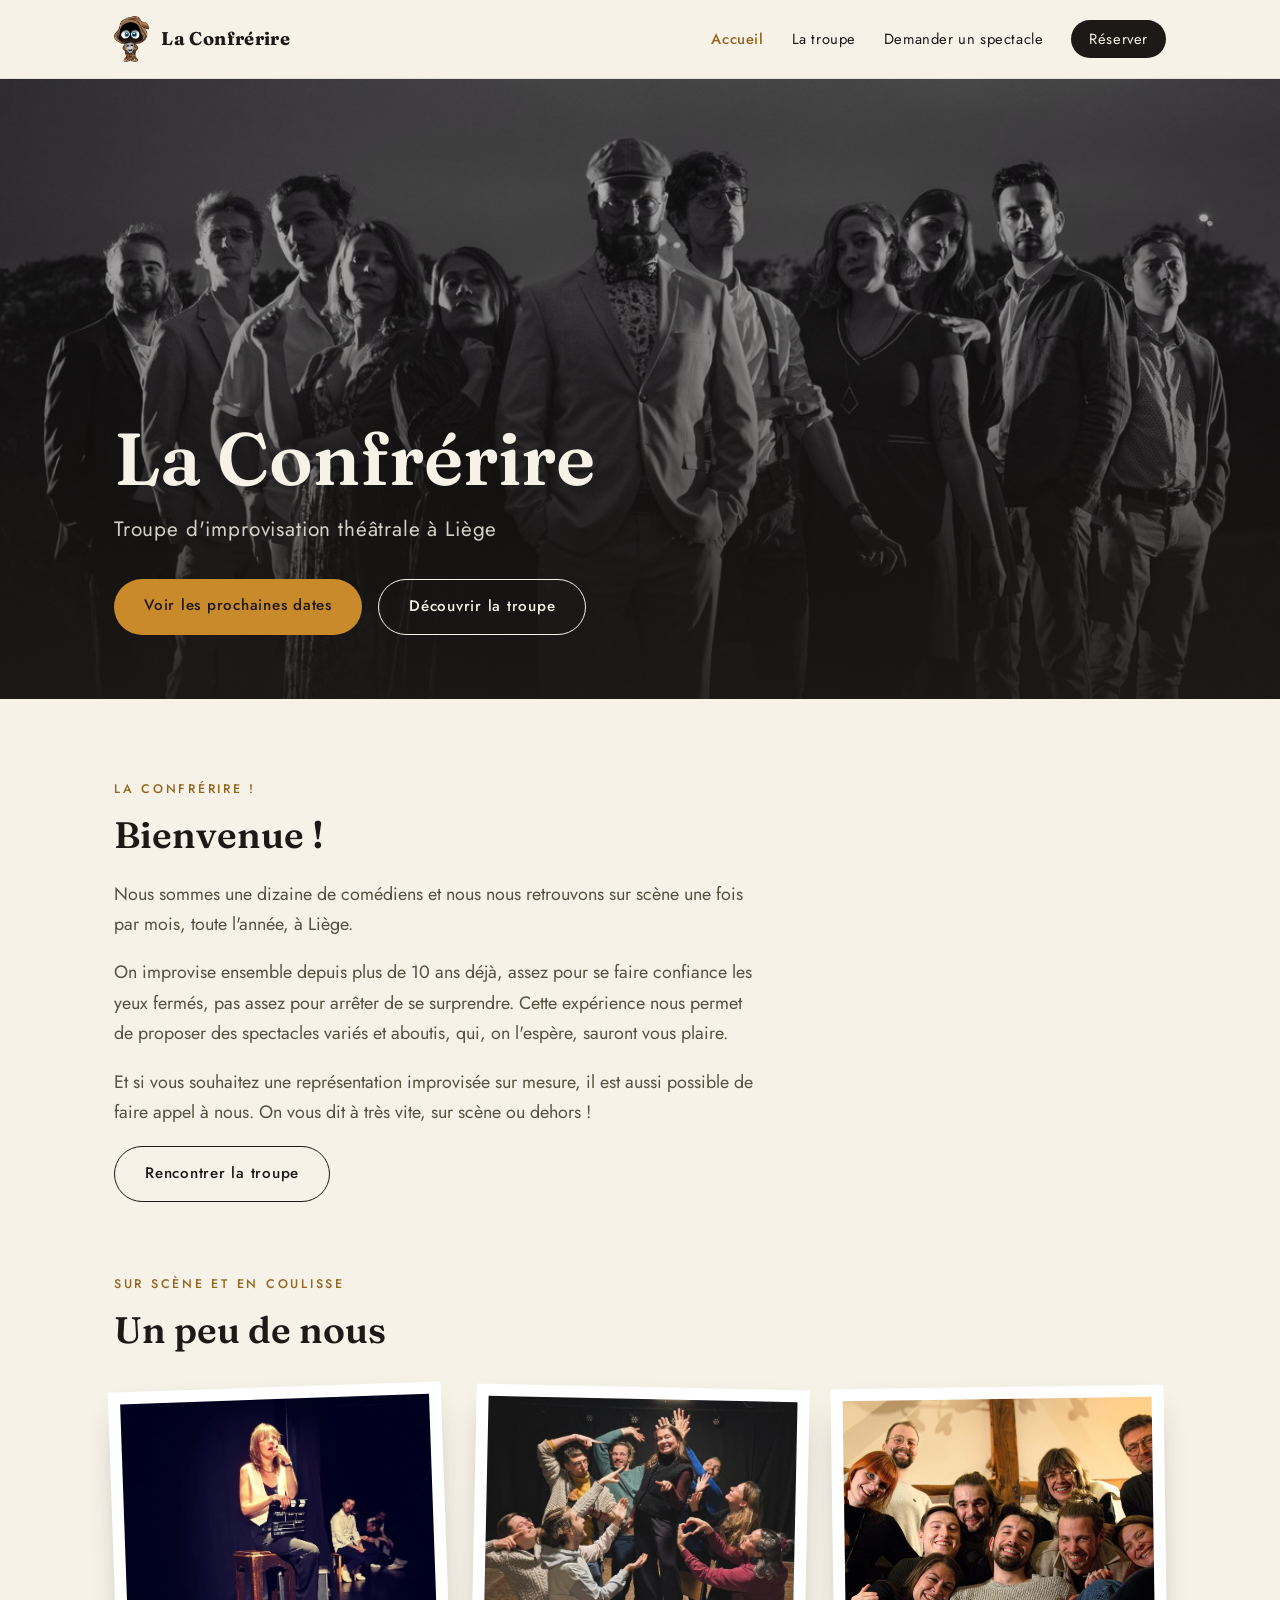
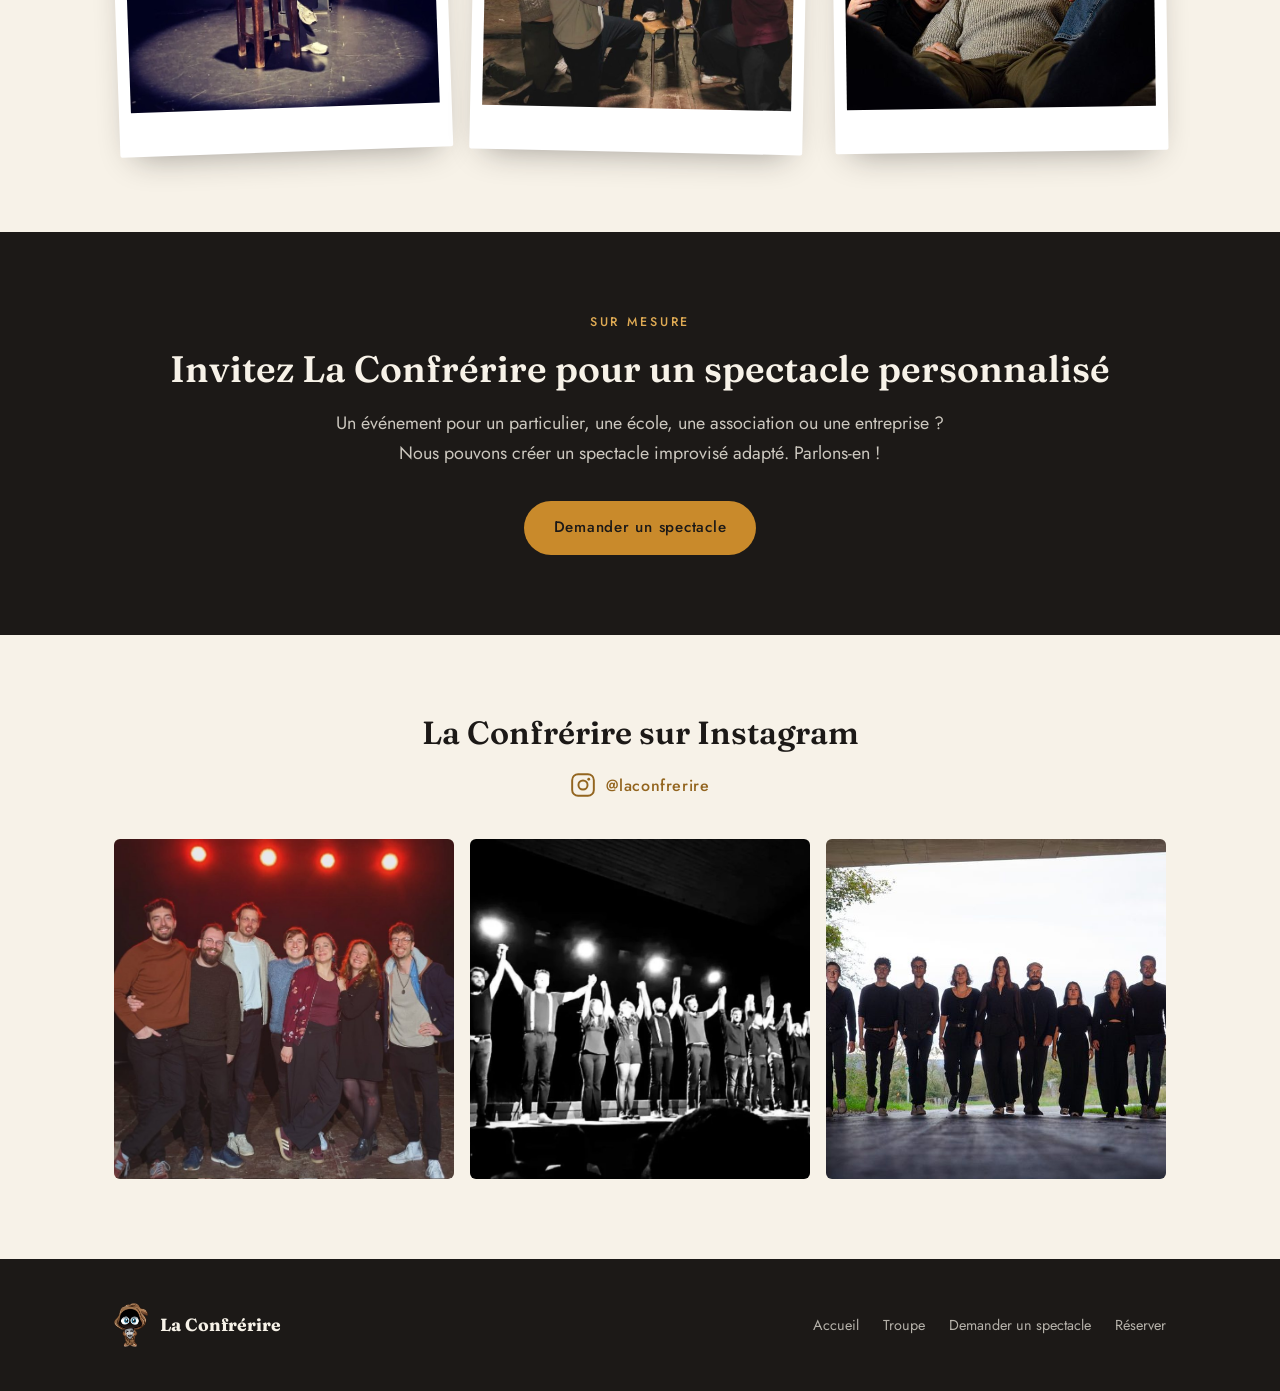
<file: index.html>
<!DOCTYPE html>
<html lang="fr">
<head>
<meta charset="UTF-8">
<meta name="viewport" content="width=device-width, initial-scale=1.0">
<title>Spectacle d'impro à Liège | La Confrérire, troupe d'improvisation</title>
<meta name="description" content="La Confrérire joue des spectacles d'impro à Liège depuis 2011. Une dizaine de comédiens sur scène une fois par mois, et des spectacles sur mesure.">
<link rel="canonical" href="https://www.laconfrerire.be/">

<!-- Partage sur les réseaux sociaux -->
<meta property="og:type" content="website">
<meta property="og:title" content="La Confrérire — spectacle d'impro à Liège">
<meta property="og:description" content="La Confrérire joue des spectacles d'impro à Liège depuis 2011. Une dizaine de comédiens sur scène une fois par mois, et des spectacles sur mesure.">
<meta property="og:image" content="https://www.laconfrerire.be/images/groupe-nb-serieux.jpg">
<meta property="og:url" content="https://www.laconfrerire.be/">
<meta property="og:site_name" content="La Confrérire">
<meta property="og:locale" content="fr_BE">

<!-- Fiche d'identité pour les moteurs de recherche -->
<script type="application/ld+json">
{
  "@context": "https://schema.org",
  "@type": "TheaterGroup",
  "name": "La Confrérire",
  "url": "https://www.laconfrerire.be/",
  "logo": "https://www.laconfrerire.be/images/logo-confrerire.png",
  "image": "https://www.laconfrerire.be/images/groupe-nb-serieux.jpg",
  "foundingDate": "2011",
  "foundingLocation": { "@type": "City", "name": "Liège" },
  "description": "La Confrérire joue des spectacles d'improvisation théâtrale à Liège depuis 2011.",
  "genre": ["Improvisation théâtrale", "Théâtre", "Humour"],
  "keywords": "spectacle impro Liège, improvisation théâtrale Liège, troupe d'impro, impro Liège",
  "email": "laconfrerire@gmail.com",
  "areaServed": [
    { "@type": "City", "name": "Liège" },
    { "@type": "AdministrativeArea", "name": "Province de Liège" },
    { "@type": "Country", "name": "Belgique" }
  ],
  "location": {
    "@type": "Place",
    "name": "Liège",
    "address": {
      "@type": "PostalAddress",
      "addressLocality": "Liège",
      "addressRegion": "Province de Liège",
      "addressCountry": "BE"
    }
  },
  "makesOffer": {
    "@type": "Offer",
    "name": "Spectacle d'improvisation sur mesure",
    "description": "Spectacle d'improvisation théâtrale pour entreprises, écoles, associations et particuliers.",
    "url": "https://www.laconfrerire.be/demander.html",
    "areaServed": { "@type": "Country", "name": "Belgique" }
  },
  "sameAs": ["https://www.instagram.com/laconfrerire/"]
}
</script>

<meta name="color-scheme" content="light">

<!-- Polices hébergées avec le site (voir css/styles.css, section 0).
     Ces quatre fichiers sont préchargés parce qu'ils servent au tout premier
     écran : fraunces-700 pour le nom de la troupe en haut, jost-500 pour les
     liens du menu, fraunces-600 pour le titre, jost-400 pour le texte. -->
<link rel="preload" href="fonts/fraunces-700.woff2" as="font" type="font/woff2" crossorigin>
<link rel="preload" href="fonts/jost-500.woff2" as="font" type="font/woff2" crossorigin>
<link rel="preload" href="fonts/fraunces-600.woff2" as="font" type="font/woff2" crossorigin>
<link rel="preload" href="fonts/jost-400.woff2" as="font" type="font/woff2" crossorigin>
<link rel="icon" href="favicon.png" type="image/png">
<link rel="apple-touch-icon" href="apple-touch-icon.png">
<link rel="stylesheet" href="css/styles.css">
<!-- Meta Pixel Code -->
<script>
!function(f,b,e,v,n,t,s)
{if(f.fbq)return;n=f.fbq=function(){n.callMethod?
n.callMethod.apply(n,arguments):n.queue.push(arguments)};
if(!f._fbq)f._fbq=n;n.push=n;n.loaded=!0;n.version='2.0';
n.queue=[];t=b.createElement(e);t.async=!0;
t.src=v;s=b.getElementsByTagName(e)[0];
s.parentNode.insertBefore(t,s)}(window, document,'script',
'https://connect.facebook.net/en_US/fbevents.js');
fbq('init', '2516077441954049');
fbq('track', 'PageView');
</script>
<noscript><img height="1" width="1" style="display:none"
src="https://www.facebook.com/tr?id=2516077441954049&ev=PageView&noscript=1"
/></noscript>
<!-- End Meta Pixel Code -->
</head>
<body>

<a class="skip-link" href="#contenu">Aller au contenu</a>

<!-- ===== EN-TÊTE (identique sur les 4 pages) ===== -->
<nav class="site-nav" aria-label="Navigation principale">
  <div class="nav-inner">
    <a class="brand" href="index.html">
      <img src="images/logo-confrerire.png" alt="" width="123" height="160">
      <span>La Confrérire</span>
    </a>
    <button class="burger" type="button" aria-label="Ouvrir le menu" aria-expanded="false" aria-controls="nav-links">☰</button>
    <ul class="nav-links" id="nav-links">
      <li><a href="index.html" aria-current="page">Accueil</a></li>
      <li><a href="troupe.html">La troupe</a></li>
      <li><a href="demander.html">Demander un spectacle</a></li>
      <li><a class="btn-resa" href="spectacles.html">Réserver</a></li>
    </ul>
  </div>
</nav>

<main id="contenu">

<!-- ===== HERO ===== -->
<header class="home-hero">
  <!-- Deux tailles : le navigateur télécharge la petite sur un téléphone
       (99 ko) et la grande sur un écran large (283 ko). -->
  <img src="images/groupe-nb-serieux.jpg"
       srcset="images/groupe-nb-serieux-1400.jpg 1400w,
               images/groupe-nb-serieux.jpg 2400w"
       sizes="100vw"
       alt="La Confrérire, troupe d'improvisation théâtrale de Liège, alignée en pleine nature à la tombée du jour"
       fetchpriority="high" width="2400" height="988">
  <div class="scrim"></div>
  <div class="hero-content">
    <div class="wrap">
      <h1>La Confrérire</h1>
      <p class="tagline">Troupe d'improvisation théâtrale à Liège</p>
      <div class="hero-actions">
        <a class="btn btn-primary" href="spectacles.html">Voir les prochaines dates</a>
        <a class="btn btn-ghost" href="troupe.html">Découvrir la troupe</a>
      </div>
    </div>
  </div>
</header>

<!-- ===== LA TROUPE EN BREF ===== -->
<section class="intro-troupe">
  <div class="wrap">
    <span class="kicker">La Confrérire&nbsp;!</span>
    <h2>Bienvenue&nbsp;!</h2>
    <p class="lead">Nous sommes une dizaine de comédiens et nous nous retrouvons sur scène une fois par mois, toute l'année, à Liège.</p>
    <p class="lead">On improvise ensemble depuis plus de 10 ans déjà, assez pour se faire confiance les yeux fermés, pas assez pour arrêter de se surprendre. Cette expérience nous permet de proposer des spectacles variés et aboutis, qui, on l'espère, sauront vous plaire.</p>
    <p class="lead">Et si vous souhaitez une représentation improvisée sur mesure, il est aussi possible de faire appel à nous. On vous dit à très vite, sur scène ou dehors&nbsp;!</p>
    <p class="mt-lg"><a class="btn btn-ghost" href="troupe.html">Rencontrer la troupe</a></p>
  </div>
</section>

<!-- ===== MOSAÏQUE PHOTOS ===== -->
<section class="section pt-0">
  <div class="wrap">
    <span class="kicker">Sur scène et en coulisse</span>
    <h2 class="section-title">Un peu de nous</h2>
    <div class="mosaic">
      <figure>
        <img src="images/scene-individuelle.jpg" alt="Comédienne de La Confrérire seule en scène sur un tabouret pendant un spectacle d'impro à Liège" loading="lazy" width="695" height="683">
      </figure>
      <figure>
        <img src="images/groupe-adoration.jpg" alt="Les comédiens en cercle, bras tendus vers une comédienne debout sur une chaise" loading="lazy" width="839" height="727">
      </figure>
      <figure>
        <img src="images/groupe-chill.jpg" alt="La troupe serrée les uns contre les autres dans un canapé, tout sourire" loading="lazy" width="900" height="553">
      </figure>
    </div>
  </div>
</section>

<!-- ===== APPEL À L'ACTION : SPECTACLE SUR MESURE ===== -->
<section class="cta-band">
  <div class="wrap">
    <span class="kicker">Sur mesure</span>
    <h2>Invitez La Confrérire pour un spectacle personnalisé</h2>
    <p class="lead">Un événement pour un particulier, une école, une association ou une entreprise&nbsp;? Nous pouvons créer un spectacle improvisé adapté. Parlons-en&nbsp;!</p>
    <a class="btn btn-primary" href="demander.html">Demander un spectacle</a>
  </div>
</section>

<!-- ===== INSTAGRAM ===== -->
<section class="insta">
  <div class="wrap">
    <h2>La Confrérire sur Instagram</h2>
    <a class="insta-link" href="https://www.instagram.com/laconfrerire/" target="_blank" rel="noopener">
      <svg viewBox="0 0 24 24" width="26" height="26" fill="none" aria-hidden="true">
        <rect x="2" y="2" width="20" height="20" rx="5.5" stroke="currentColor" stroke-width="1.8"/>
        <circle cx="12" cy="12" r="4.2" stroke="currentColor" stroke-width="1.8"/>
        <circle cx="17.3" cy="6.7" r="1.3" fill="currentColor"/>
      </svg>
      <span>@laconfrerire <span class="visually-hidden">(nouvelle fenêtre)</span></span>
    </a>
    <!--
      ========================================================================
      FLUX INSTAGRAM AUTOMATIQUE — MODE D'EMPLOI
      ------------------------------------------------------------------------
      Les 3 photos ci-dessous sont fixes : elles ne changent pas toutes seules.
      Pour afficher les VRAIES dernières publications de @laconfrerire, il faut
      un service qui garde la connexion à Instagram à votre place.

      Marche à suivre (environ 10 minutes, gratuit) :
        1. Créer un compte sur https://behold.so
        2. Y connecter le compte Instagram @laconfrerire.
        3. Créer un flux ("feed"), puis ouvrir l'onglet JSON du flux.
           Behold donne une adresse du type :
              https://feeds.behold.so/XXXXXXXXXXXX
        4. Coller cette adresse ci-dessous, entre les guillemets de data-feed.
        5. C'est tout. Rien d'autre à toucher.

      Ce qui se passe alors : les dernières publications remplacent
      automatiquement les 3 vignettes fixes, dans la même grille et la même
      présentation. Chaque vignette renvoie vers sa publication Instagram.
      Si le service est momentanément injoignable, les 3 vignettes fixes
      restent affichées — jamais de trou dans la page.

      data-max = nombre de photos affichées (l'offre gratuite en fournit 6).
      ========================================================================
    -->
    <div id="flux-instagram" data-feed="https://feeds.behold.so/92KNOEHnFiNo8h7MMeEX" data-max="6"></div>
    <div class="insta-collage">
      <a class="insta-photo" href="https://www.instagram.com/laconfrerire/" target="_blank" rel="noopener" aria-label="Voir le compte Instagram de La Confrérire (nouvelle fenêtre)">
        <img src="images/groupe-scene-rouge.jpg" alt="Sept comédiens serrés les uns contre les autres sur scène, tout sourire" loading="lazy" width="823" height="761">
      </a>
      <a class="insta-photo" href="https://www.instagram.com/laconfrerire/" target="_blank" rel="noopener" aria-label="Voir le compte Instagram de La Confrérire (nouvelle fenêtre)">
        <img src="images/groupe-salut-scene.jpg" alt="La troupe sur scène, bras levés, saluant le public" loading="lazy" width="900" height="809">
      </a>
      <a class="insta-photo" href="https://www.instagram.com/laconfrerire/" target="_blank" rel="noopener" aria-label="Voir le compte Instagram de La Confrérire (nouvelle fenêtre)">
        <img src="images/groupe-tunnel.jpg" alt="La troupe avançant côte à côte sous un tunnel de béton" loading="lazy" width="900" height="500">
      </a>
    </div>
  </div>
</section>

</main>

<!-- ===== PIED DE PAGE (identique sur les 4 pages) ===== -->
<footer class="site-footer">
  <div class="wrap foot">
    <a class="foot-brand" href="index.html">
      <img src="images/logo-confrerire.png" alt="" width="123" height="160">
      <span>La Confrérire</span>
    </a>
    <nav aria-label="Navigation de pied de page">
      <ul>
        <li><a href="index.html">Accueil</a></li>
        <li><a href="troupe.html">Troupe</a></li>
        <li><a href="demander.html">Demander un spectacle</a></li>
        <li><a href="spectacles.html">Réserver</a></li>
      </ul>
    </nav>
  </div>
</footer>

<script src="js/site.js" defer></script>
</body>
</html>
</file>
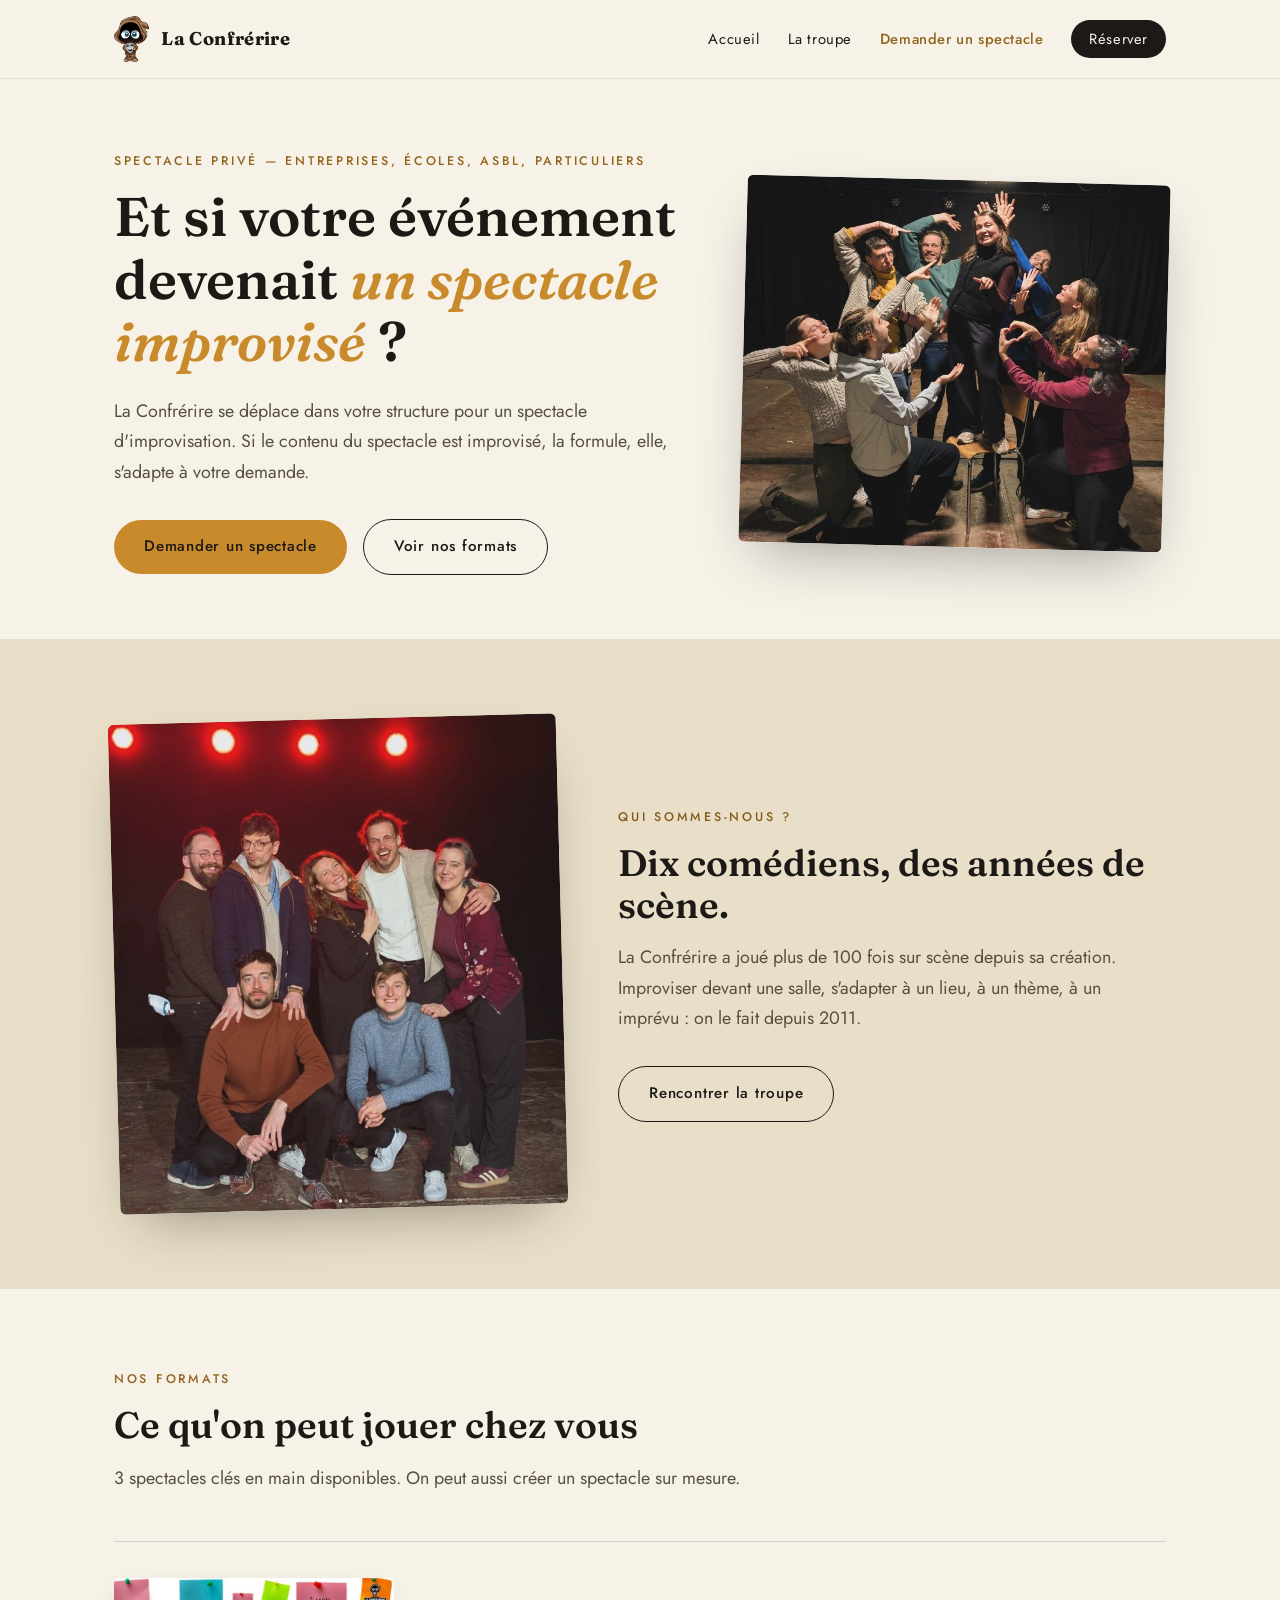
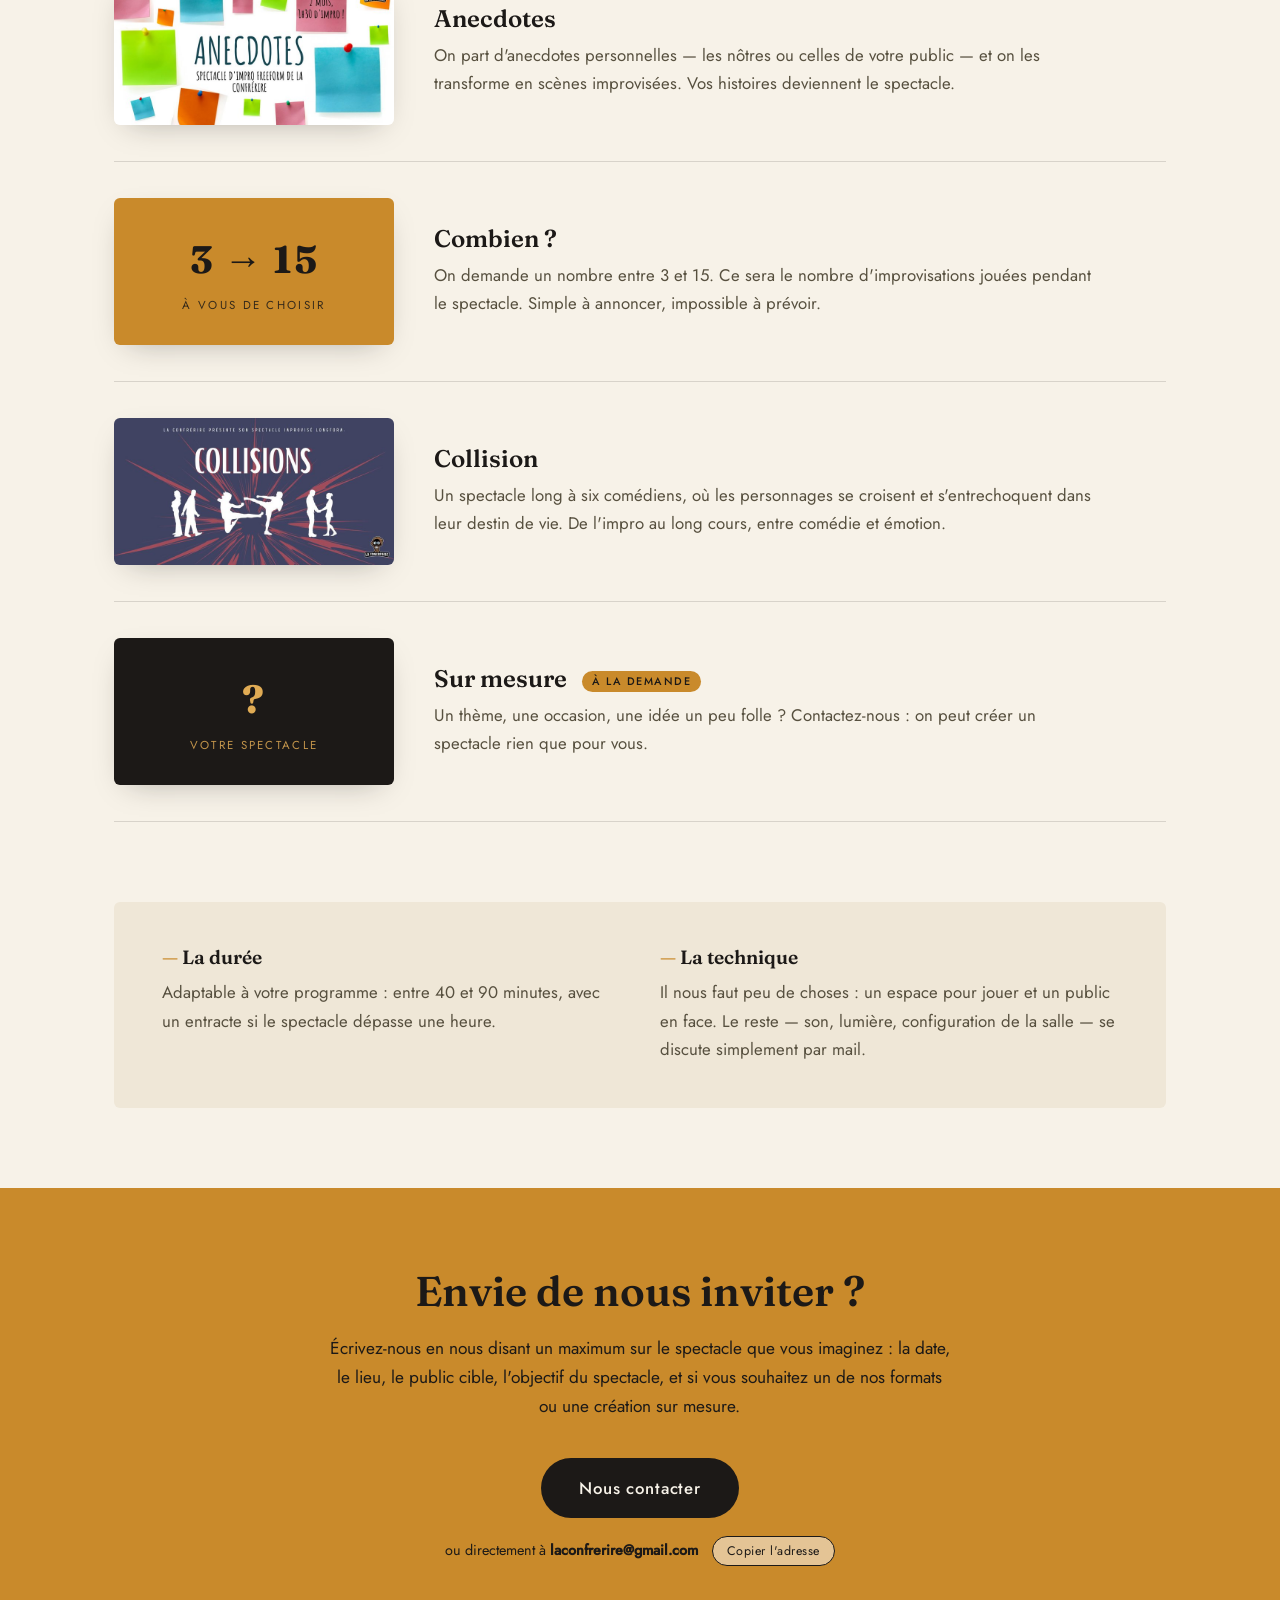
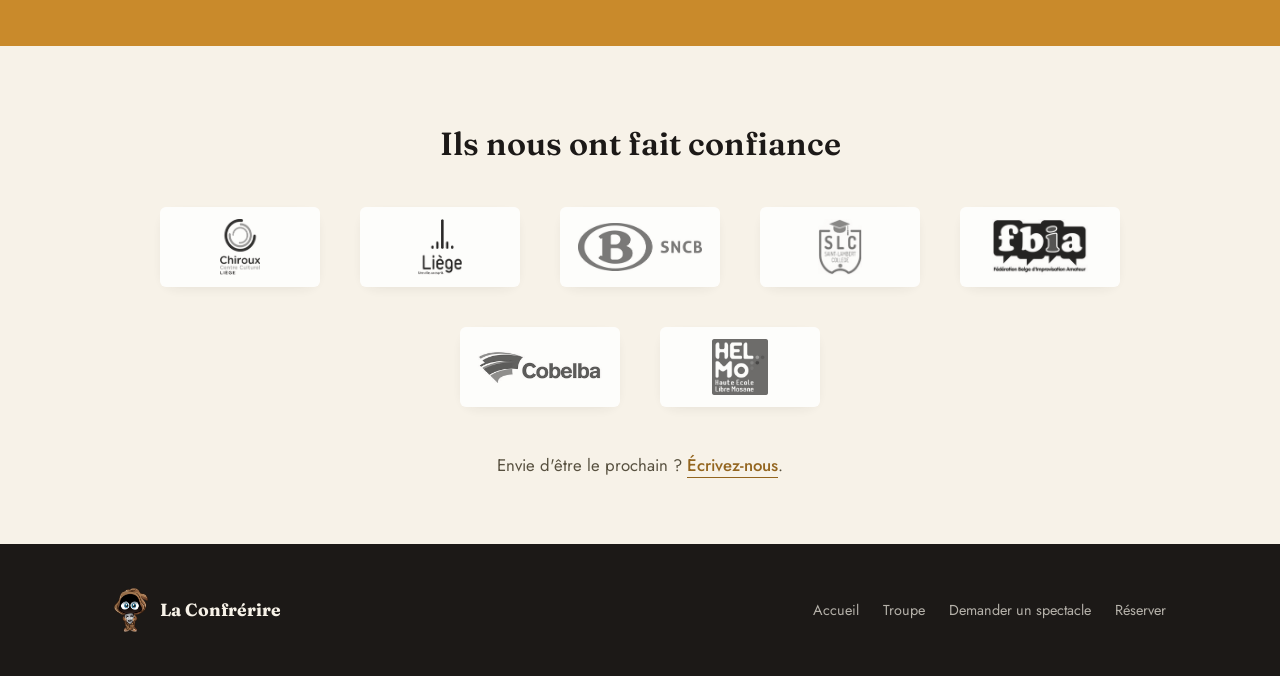
<file: demander.html>
<!DOCTYPE html>
<html lang="fr">
<head>
<meta charset="UTF-8">
<meta name="viewport" content="width=device-width, initial-scale=1.0">
<title>Spectacle d'impro sur mesure à Liège | La Confrérire</title>
<meta name="description" content="Invitez La Confrérire pour un spectacle d'impro sur mesure à Liège : entreprises, écoles, associations, particuliers.">
<link rel="canonical" href="https://www.laconfrerire.be/demander.html">

<meta property="og:type" content="website">
<meta property="og:title" content="Un spectacle d'impro sur mesure pour votre événement">
<meta property="og:description" content="Invitez La Confrérire pour un spectacle d'impro sur mesure à Liège : entreprises, écoles, associations, particuliers.">
<meta property="og:image" content="https://www.laconfrerire.be/images/groupe-adoration.jpg">
<meta property="og:url" content="https://www.laconfrerire.be/demander.html">
<meta property="og:site_name" content="La Confrérire">
<meta property="og:locale" content="fr_BE">

<script type="application/ld+json">
{
  "@context": "https://schema.org",
  "@type": "BreadcrumbList",
  "itemListElement": [
    { "@type": "ListItem", "position": 1, "name": "Accueil",
      "item": "https://www.laconfrerire.be/" },
    { "@type": "ListItem", "position": 2, "name": "Demander un spectacle",
      "item": "https://www.laconfrerire.be/demander.html" }
  ]
}
</script>

<meta name="color-scheme" content="light">

<!-- Polices hébergées avec le site (voir css/styles.css, section 0).
     Ces quatre fichiers sont préchargés parce qu'ils servent au tout premier
     écran : fraunces-700 pour le nom de la troupe en haut, jost-500 pour les
     liens du menu, fraunces-600 pour le titre, jost-400 pour le texte. -->
<link rel="preload" href="fonts/fraunces-700.woff2" as="font" type="font/woff2" crossorigin>
<link rel="preload" href="fonts/jost-500.woff2" as="font" type="font/woff2" crossorigin>
<link rel="preload" href="fonts/fraunces-600.woff2" as="font" type="font/woff2" crossorigin>
<link rel="preload" href="fonts/jost-400.woff2" as="font" type="font/woff2" crossorigin>
<link rel="icon" href="favicon.png" type="image/png">
<link rel="apple-touch-icon" href="apple-touch-icon.png">
<link rel="stylesheet" href="css/styles.css">
<!-- Meta Pixel Code -->
<script>
!function(f,b,e,v,n,t,s)
{if(f.fbq)return;n=f.fbq=function(){n.callMethod?
n.callMethod.apply(n,arguments):n.queue.push(arguments)};
if(!f._fbq)f._fbq=n;n.push=n;n.loaded=!0;n.version='2.0';
n.queue=[];t=b.createElement(e);t.async=!0;
t.src=v;s=b.getElementsByTagName(e)[0];
s.parentNode.insertBefore(t,s)}(window, document,'script',
'https://connect.facebook.net/en_US/fbevents.js');
fbq('init', '2516077441954049');
fbq('track', 'PageView');
</script>
<noscript><img height="1" width="1" style="display:none"
src="https://www.facebook.com/tr?id=2516077441954049&ev=PageView&noscript=1"
/></noscript>
<!-- End Meta Pixel Code -->
</head>
<body>

<a class="skip-link" href="#contenu">Aller au contenu</a>

<!-- ===== EN-TÊTE (identique sur les 4 pages) ===== -->
<nav class="site-nav" aria-label="Navigation principale">
  <div class="nav-inner">
    <a class="brand" href="index.html">
      <img src="images/logo-confrerire.png" alt="" width="123" height="160">
      <span>La Confrérire</span>
    </a>
    <button class="burger" type="button" aria-label="Ouvrir le menu" aria-expanded="false" aria-controls="nav-links">☰</button>
    <ul class="nav-links" id="nav-links">
      <li><a href="index.html">Accueil</a></li>
      <li><a href="troupe.html">La troupe</a></li>
      <li><a href="demander.html" aria-current="page">Demander un spectacle</a></li>
      <li><a class="btn-resa" href="spectacles.html">Réserver</a></li>
    </ul>
  </div>
</nav>

<main id="contenu">

<!-- ===== HERO ===== -->
<header class="demande-hero">
  <div class="wrap hero-grid">
    <div>
      <span class="kicker">Spectacle privé — entreprises, écoles, ASBL, particuliers</span>
      <h1>Et si votre événement devenait <em>un spectacle improvisé</em>&nbsp;?</h1>
      <p class="lead">La Confrérire se déplace dans votre structure pour un spectacle d'improvisation. Si le contenu du spectacle est improvisé, la formule, elle, s'adapte à votre demande.</p>
      <div class="hero-cta">
        <a class="btn btn-primary" href="#contact">Demander un spectacle</a>
        <a class="btn btn-ghost" href="#formats">Voir nos formats</a>
      </div>
    </div>
    <div class="hero-photo">
      <img src="images/groupe-adoration.jpg" alt="Les comédiens de La Confrérire en cercle, bras tendus vers une comédienne debout sur une chaise" width="839" height="727" fetchpriority="high">
    </div>
  </div>
</header>

<!-- ===== RÉASSURANCE ===== -->
<section class="trust">
  <div class="wrap trust-grid">
    <img src="images/groupe-scene-salut.jpg" alt="La Confrérire sur scène à Liège sous les projecteurs rouges à la fin d'un spectacle d'impro" loading="lazy" width="785" height="858">
    <div>
      <span class="kicker">Qui sommes-nous&nbsp;?</span>
      <h2 class="section-title">Dix comédiens, des années de scène.</h2>
      <p class="lead">La Confrérire a joué plus de 100 fois sur scène depuis sa création. Improviser devant une salle, s'adapter à un lieu, à un thème, à un imprévu&nbsp;: on le fait depuis 2011.</p>
      <p class="mt-lg"><a class="btn btn-ghost" href="troupe.html">Rencontrer la troupe</a></p>
    </div>
  </div>
</section>

<!-- ===== NOS FORMATS ===== -->
<section class="formats" id="formats">
  <div class="wrap">
    <span class="kicker">Nos formats</span>
    <h2 class="section-title">Ce qu'on peut jouer chez vous</h2>
    <p class="lead">3 spectacles clés en main disponibles. On peut aussi créer un spectacle sur mesure.</p>
    <div class="format-list">

      <article class="format">
        <div class="visual">
          <img src="images/format-anecdotes.jpg" alt="Affiche du spectacle Anecdotes : post-it colorés sur fond blanc" loading="lazy" width="760" height="398">
        </div>
        <div>
          <h3>Anecdotes</h3>
          <p>On part d'anecdotes personnelles — les nôtres ou celles de votre public — et on les transforme en scènes improvisées. Vos histoires deviennent le spectacle.</p>
        </div>
      </article>

      <article class="format">
        <div class="visual tile tile-combien"><b>3 → 15</b><span>à vous de choisir</span></div>
        <div>
          <h3>Combien&nbsp;?</h3>
          <p>On demande un nombre entre 3 et 15. Ce sera le nombre d'improvisations jouées pendant le spectacle. Simple à annoncer, impossible à prévoir.</p>
        </div>
      </article>

      <article class="format">
        <div class="visual">
          <img src="images/format-collision.jpg" alt="Affiche du spectacle Collision : silhouettes de comédiens sur fond bleu nuit" loading="lazy" width="760" height="396">
        </div>
        <div>
          <h3>Collision</h3>
          <p>Un spectacle long à six comédiens, où les personnages se croisent et s'entrechoquent dans leur destin de vie. De l'impro au long cours, entre comédie et émotion.</p>
        </div>
      </article>

      <article class="format">
        <div class="visual tile tile-mesure"><b>?</b><span>votre spectacle</span></div>
        <div>
          <h3>Sur mesure <span class="tag">à la demande</span></h3>
          <p>Un thème, une occasion, une idée un peu folle&nbsp;? Contactez-nous&nbsp;: on peut créer un spectacle rien que pour vous.</p>
        </div>
      </article>

    </div>
  </div>
</section>

<!-- ===== INFOS PRATIQUES ===== -->
<section class="pratique">
  <div class="wrap">
    <div class="pratique-box">
      <div>
        <h3>La durée</h3>
        <p>Adaptable à votre programme&nbsp;: entre 40 et 90 minutes, avec un entracte si le spectacle dépasse une heure.</p>
      </div>
      <div>
        <h3>La technique</h3>
        <p>Il nous faut peu de choses&nbsp;: un espace pour jouer et un public en face. Le reste — son, lumière, configuration de la salle — se discute simplement par mail.</p>
      </div>
    </div>
  </div>
</section>

<!-- ===== CONTACT ===== -->
<section class="contact" id="contact">
  <div class="wrap">
    <h2>Envie de nous inviter&nbsp;?</h2>
    <p>Écrivez-nous en nous disant un maximum sur le spectacle que vous imaginez&nbsp;: la date, le lieu, le public cible, l'objectif du spectacle, et si vous souhaitez un de nos formats ou une création sur mesure.</p>
    <a class="btn btn-dark" href="mailto:laconfrerire@gmail.com?subject=Demande%20de%20spectacle&amp;body=Bonjour%20La%20Confr%C3%A9rire%2C%0A%0ADate%20envisag%C3%A9e%20%3A%20%0ALieu%20%3A%20%0APublic%20cible%20%3A%20%0AObjectif%20du%20spectacle%20%3A%20%0AFormat%20souhait%C3%A9%20%3A%20%0A%0AMerci%20%21">Nous contacter</a>
    <span class="mail-plain">ou directement à <b id="mail-addr">laconfrerire@gmail.com</b>
      <button class="copy-btn" type="button">Copier l'adresse</button>
    </span>
  </div>
</section>

<!-- ===== ILS NOUS ONT FAIT CONFIANCE ===== -->
<section class="logos">
  <div class="wrap">
    <h2>Ils nous ont fait confiance</h2>
    <div class="logo-grid">
      <a class="logo-ph" href="https://chiroux.be/" target="_blank" rel="noopener"
         aria-label="Site de Centre culturel Les Chiroux, Liège (nouvelle fenêtre)"><img src="images/logo-chiroux.png" alt="Centre culturel Les Chiroux, Liège" loading="lazy" width="87" height="120"></a>
      <a class="logo-ph" href="https://www.liege.be/" target="_blank" rel="noopener"
         aria-label="Site de Ville de Liège (nouvelle fenêtre)"><img src="images/logo-ville-de-liege.png" alt="Ville de Liège" loading="lazy" width="95" height="120"></a>
      <a class="logo-ph" href="https://www.belgiantrain.be/fr" target="_blank" rel="noopener"
         aria-label="Site de SNCB (nouvelle fenêtre)"><img src="images/logo-sncb.png" alt="SNCB" loading="lazy" width="305" height="120"></a>
      <a class="logo-ph" href="https://www.slcollege.be/" target="_blank" rel="noopener"
         aria-label="Site de Saint-Lambert Collège (nouvelle fenêtre)"><img src="images/logo-saint-lambert.png" alt="Saint-Lambert Collège" loading="lazy" width="94" height="120"></a>
      <a class="logo-ph" href="https://www.fbia.be/" target="_blank" rel="noopener"
         aria-label="Site de Fédération Belge d'Improvisation Amateur (nouvelle fenêtre)"><img src="images/logo-fbia.png" alt="Fédération Belge d'Improvisation Amateur" loading="lazy" width="204" height="120"></a>
      <a class="logo-ph" href="https://www.cobelba.be/fr" target="_blank" rel="noopener"
         aria-label="Site de Cobelba (nouvelle fenêtre)"><img src="images/logo-cobelba.png" alt="Cobelba" loading="lazy" width="424" height="112"></a>
      <a class="logo-ph" href="https://www.helmo.be/" target="_blank" rel="noopener"
         aria-label="Site de HELMo — Haute École Libre Mosane (nouvelle fenêtre)"><img src="images/logo-helmo.png" alt="HELMo — Haute École Libre Mosane" loading="lazy" width="160" height="160"></a>
    </div>
    <p class="next">Envie d'être le prochain&nbsp;? <a href="#contact">Écrivez-nous</a>.</p>
  </div>
</section>

</main>

<!-- ===== PIED DE PAGE (identique sur les 4 pages) ===== -->
<footer class="site-footer">
  <div class="wrap foot">
    <a class="foot-brand" href="index.html">
      <img src="images/logo-confrerire.png" alt="" width="123" height="160">
      <span>La Confrérire</span>
    </a>
    <nav aria-label="Navigation de pied de page">
      <ul>
        <li><a href="index.html">Accueil</a></li>
        <li><a href="troupe.html">Troupe</a></li>
        <li><a href="demander.html">Demander un spectacle</a></li>
        <li><a href="spectacles.html">Réserver</a></li>
      </ul>
    </nav>
  </div>
</footer>

<script src="js/site.js" defer></script>
</body>
</html>
</file>
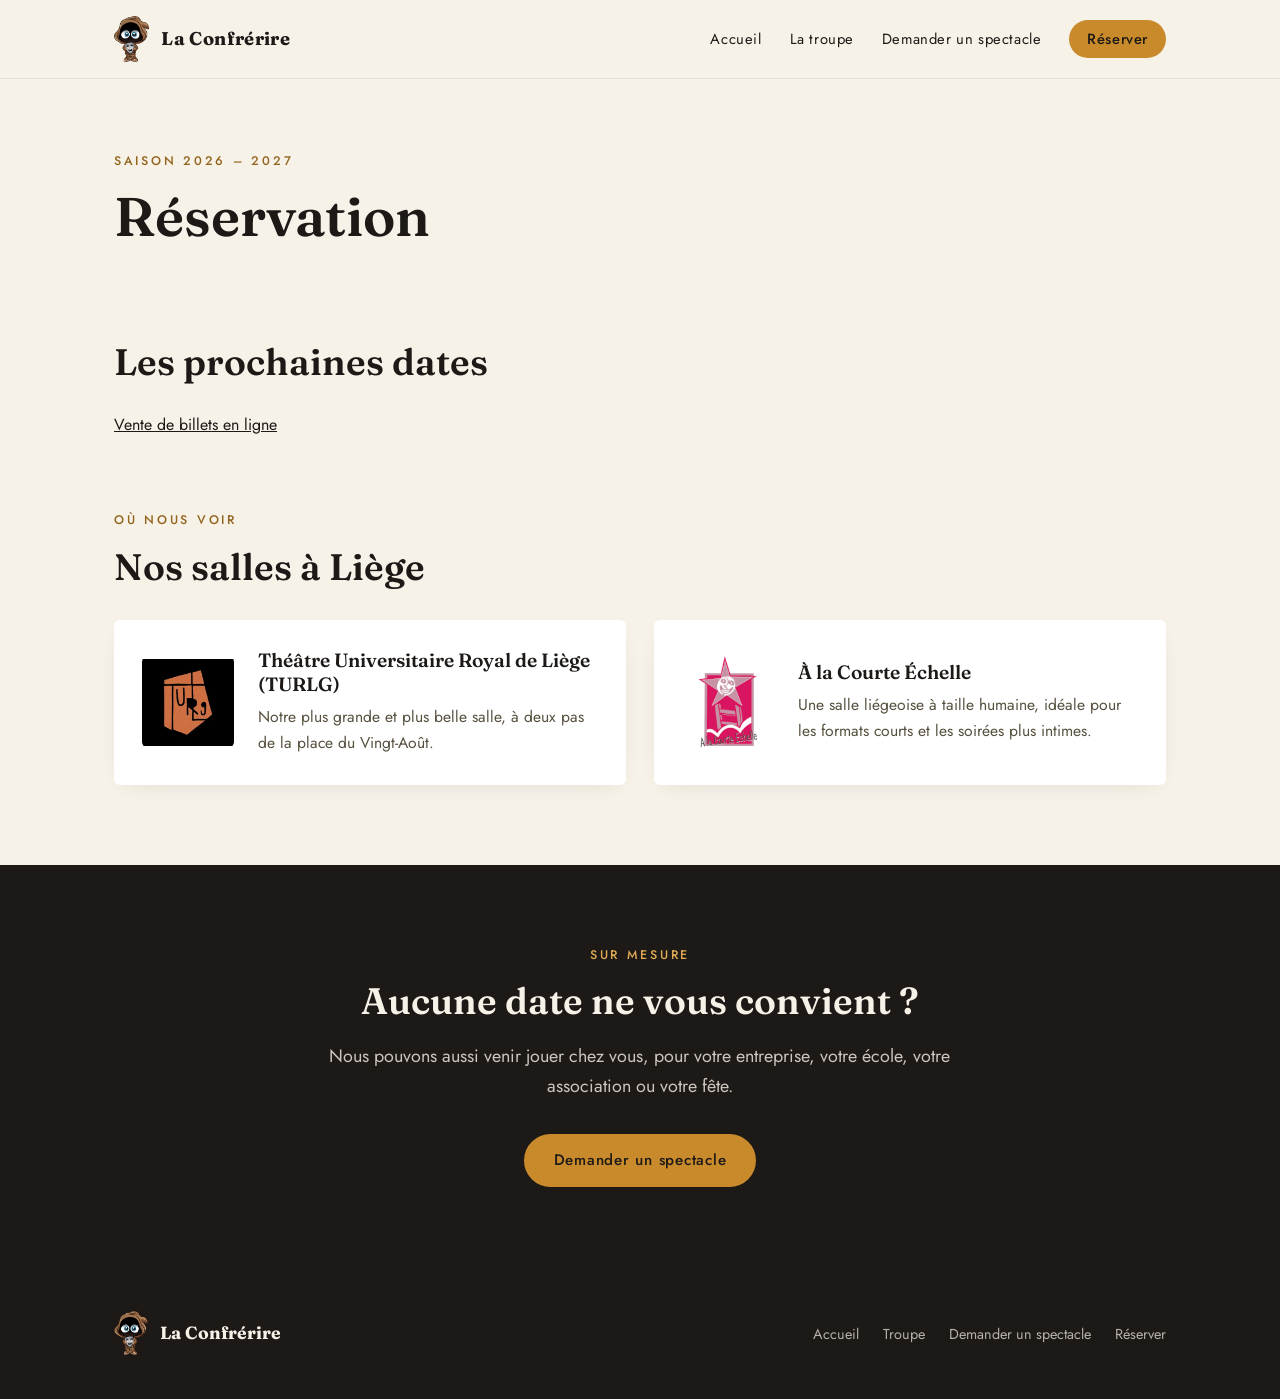
<file: spectacles.html>
<!DOCTYPE html>
<html lang="fr">
<head>
<meta charset="UTF-8">
<meta name="viewport" content="width=device-width, initial-scale=1.0">
<title>Réserver un spectacle d'impro à Liège | La Confrérire</title>
<meta name="description" content="Prochaines dates et réservations des spectacles d'impro de La Confrérire à Liège, au TURLG et à la Courte Échelle. Saison 2026-2027.">
<link rel="canonical" href="https://www.laconfrerire.be/spectacles.html">

<meta property="og:type" content="website">
<meta property="og:title" content="Réserver un spectacle d'impro à Liège">
<meta property="og:description" content="Prochaines dates et réservations des spectacles d'impro de La Confrérire à Liège, au TURLG et à la Courte Échelle. Saison 2026-2027.">
<meta property="og:image" content="https://www.laconfrerire.be/images/groupe-scene-rouge.jpg">
<meta property="og:url" content="https://www.laconfrerire.be/spectacles.html">
<meta property="og:site_name" content="La Confrérire">
<meta property="og:locale" content="fr_BE">

<script type="application/ld+json">
{
  "@context": "https://schema.org",
  "@type": "BreadcrumbList",
  "itemListElement": [
    { "@type": "ListItem", "position": 1, "name": "Accueil",
      "item": "https://www.laconfrerire.be/" },
    { "@type": "ListItem", "position": 2, "name": "Réservation",
      "item": "https://www.laconfrerire.be/spectacles.html" }
  ]
}
</script>

<meta name="color-scheme" content="light">

<!-- Polices hébergées avec le site (voir css/styles.css, section 0).
     Ces quatre fichiers sont préchargés parce qu'ils servent au tout premier
     écran : fraunces-700 pour le nom de la troupe en haut, jost-500 pour les
     liens du menu, fraunces-600 pour le titre, jost-400 pour le texte. -->
<link rel="preload" href="fonts/fraunces-700.woff2" as="font" type="font/woff2" crossorigin>
<link rel="preload" href="fonts/jost-500.woff2" as="font" type="font/woff2" crossorigin>
<link rel="preload" href="fonts/fraunces-600.woff2" as="font" type="font/woff2" crossorigin>
<link rel="preload" href="fonts/jost-400.woff2" as="font" type="font/woff2" crossorigin>
<link rel="icon" href="favicon.png" type="image/png">
<link rel="apple-touch-icon" href="apple-touch-icon.png">
<link rel="stylesheet" href="css/styles.css">
<!-- Meta Pixel Code -->
<script>
!function(f,b,e,v,n,t,s)
{if(f.fbq)return;n=f.fbq=function(){n.callMethod?
n.callMethod.apply(n,arguments):n.queue.push(arguments)};
if(!f._fbq)f._fbq=n;n.push=n;n.loaded=!0;n.version='2.0';
n.queue=[];t=b.createElement(e);t.async=!0;
t.src=v;s=b.getElementsByTagName(e)[0];
s.parentNode.insertBefore(t,s)}(window, document,'script',
'https://connect.facebook.net/en_US/fbevents.js');
fbq('init', '2516077441954049');
fbq('track', 'PageView');
fbq('track', 'ViewContent', {content_name: 'Page reservation'});
</script>
<noscript><img height="1" width="1" style="display:none"
src="https://www.facebook.com/tr?id=2516077441954049&ev=PageView&noscript=1"
/></noscript>
<!-- End Meta Pixel Code -->
</head>
<body>

<a class="skip-link" href="#contenu">Aller au contenu</a>

<!-- ===== EN-TÊTE (identique sur les 4 pages) ===== -->
<nav class="site-nav" aria-label="Navigation principale">
  <div class="nav-inner">
    <a class="brand" href="index.html">
      <img src="images/logo-confrerire.png" alt="" width="123" height="160">
      <span>La Confrérire</span>
    </a>
    <button class="burger" type="button" aria-label="Ouvrir le menu" aria-expanded="false" aria-controls="nav-links">☰</button>
    <ul class="nav-links" id="nav-links">
      <li><a href="index.html">Accueil</a></li>
      <li><a href="troupe.html">La troupe</a></li>
      <li><a href="demander.html">Demander un spectacle</a></li>
      <li><a class="btn-resa" href="spectacles.html" aria-current="page">Réserver</a></li>
    </ul>
  </div>
</nav>

<main id="contenu">

<!-- ===== TITRE DE PAGE ===== -->
<header class="page-head">
  <div class="wrap">
    <span class="kicker">Saison 2026 – 2027</span>
    <h1>Réservation</h1>
  </div>
</header>

<!--
  Les dates et les modules Billetweb sont gérés dans js/agenda.js.
  C'est le seul fichier à modifier pour publier, retirer ou mettre à jour un
  spectacle. Le mode d'emploi complet se trouve au début de ce fichier.
-->
<section class="agenda">
  <div class="wrap">
    <h2 class="section-title">Les prochaines dates</h2>

    <div id="billetterie" class="billetterie-multi">
      <a title="Vente de billets en ligne" href="https://www.billetweb.fr/multi_event.php?multi=30646&amp;color=f2bf5e" class="shop_frame" target="_blank" rel="noopener" data-src="https://www.billetweb.fr/multi_event.php?multi=30646&amp;color=f2bf5e" data-max-width="100%" data-initial-height="600" data-scrolling="no" data-id="30646" data-resize="1">Vente de billets en ligne</a>
    </div>
    <script src="https://www.billetweb.fr/js/export.js"></script>

    <ul class="agenda-list" id="agenda-list" aria-live="polite"></ul>

    <!-- Affiché automatiquement tant qu'aucune date n'est renseignée. -->
    <div class="empty-agenda" hidden>
      <h2>Pas de date annoncée pour le moment</h2>
      <p class="lead center mb-lg">La prochaine saison se prépare. Suivez-nous sur Instagram pour être les premiers au courant.</p>
      <a class="btn btn-primary" href="https://www.instagram.com/laconfrerire/" target="_blank" rel="noopener">Nous suivre sur Instagram</a>
    </div>
  </div>
</section>

<!-- ===== OÙ NOUS VOIR ===== -->
<section class="lieux">
  <div class="wrap">
    <span class="kicker">Où nous voir</span>
    <h2 class="section-title">Nos salles à Liège</h2>
    <div class="lieux-grid">
      <div class="lieu-card">
        <a class="lieu-logo" href="https://turlg.be/" target="_blank" rel="noopener"
           aria-label="Site du Théâtre Universitaire Royal de Liège (nouvelle fenêtre)">
          <img src="images/logo-turlg.jpg" alt="Théâtre Universitaire Royal de Liège" width="320" height="305" loading="lazy">
        </a>
        <div>
          <h3><a href="https://turlg.be/" target="_blank" rel="noopener">Théâtre Universitaire Royal de Liège (TURLG)</a></h3>
          <p>Notre plus grande et plus belle salle, à deux pas de la place du Vingt-Août.</p>
        </div>
      </div>
      <div class="lieu-card">
        <a class="lieu-logo" href="https://www.courte-echelle.be/" target="_blank" rel="noopener"
           aria-label="Site de À la Courte Échelle (nouvelle fenêtre)">
          <img src="images/logo-courte-echelle.png" alt="À la Courte Échelle" width="200" height="305" loading="lazy">
        </a>
        <div>
          <h3><a href="https://www.courte-echelle.be/" target="_blank" rel="noopener">À la Courte Échelle</a></h3>
          <p>Une salle liégeoise à taille humaine, idéale pour les formats courts et les soirées plus intimes.</p>
        </div>
      </div>
    </div>
  </div>
</section>

<!-- ===== APPEL À L'ACTION ===== -->
<section class="cta-band">
  <div class="wrap">
    <span class="kicker">Sur mesure</span>
    <h2>Aucune date ne vous convient&nbsp;?</h2>
    <p class="lead">Nous pouvons aussi venir jouer chez vous, pour votre entreprise, votre école, votre association ou votre fête.</p>
    <a class="btn btn-primary" href="demander.html">Demander un spectacle</a>
  </div>
</section>

</main>

<!-- ===== PIED DE PAGE (identique sur les 4 pages) ===== -->
<footer class="site-footer">
  <div class="wrap foot">
    <a class="foot-brand" href="index.html">
      <img src="images/logo-confrerire.png" alt="" width="123" height="160">
      <span>La Confrérire</span>
    </a>
    <nav aria-label="Navigation de pied de page">
      <ul>
        <li><a href="index.html">Accueil</a></li>
        <li><a href="troupe.html">Troupe</a></li>
        <li><a href="demander.html">Demander un spectacle</a></li>
        <li><a href="spectacles.html">Réserver</a></li>
      </ul>
    </nav>
  </div>
</footer>

<script src="js/agenda.js" defer></script>
<script src="js/site.js" defer></script>
</body>
</html>
</file>
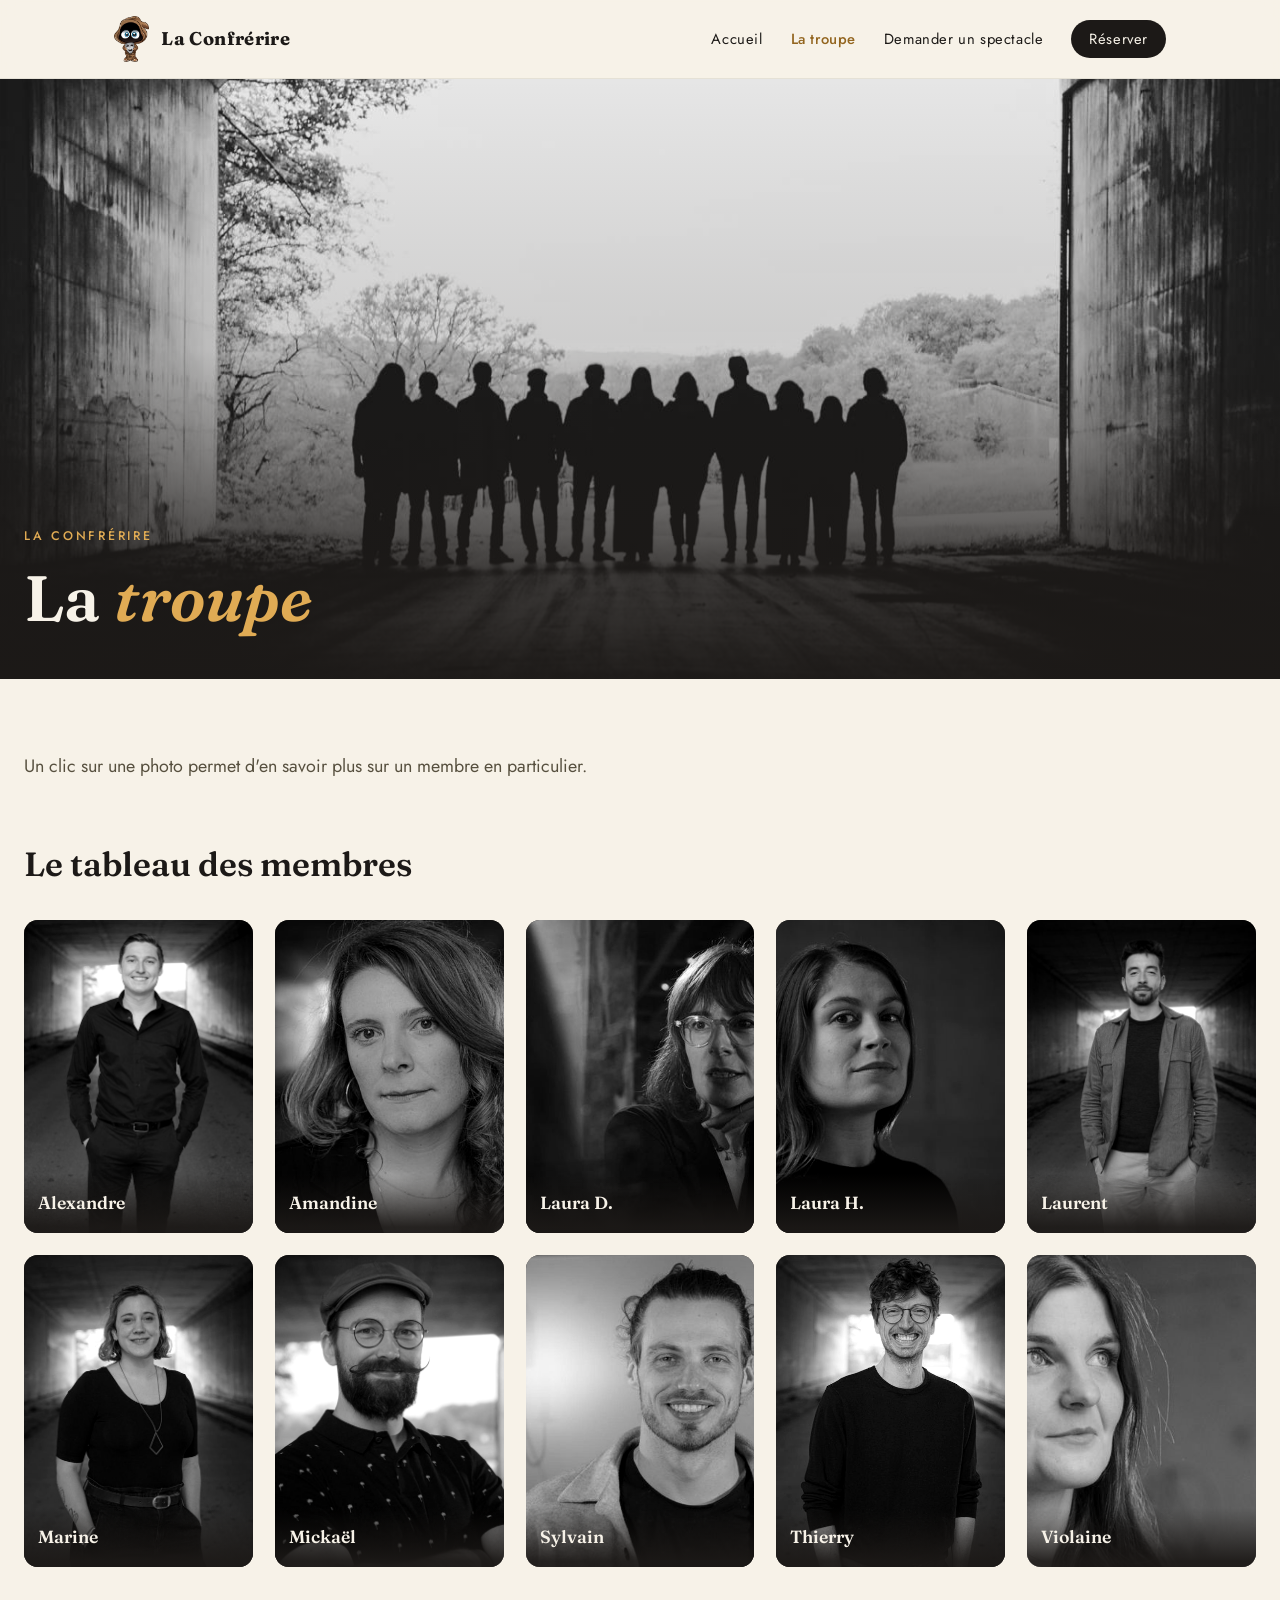
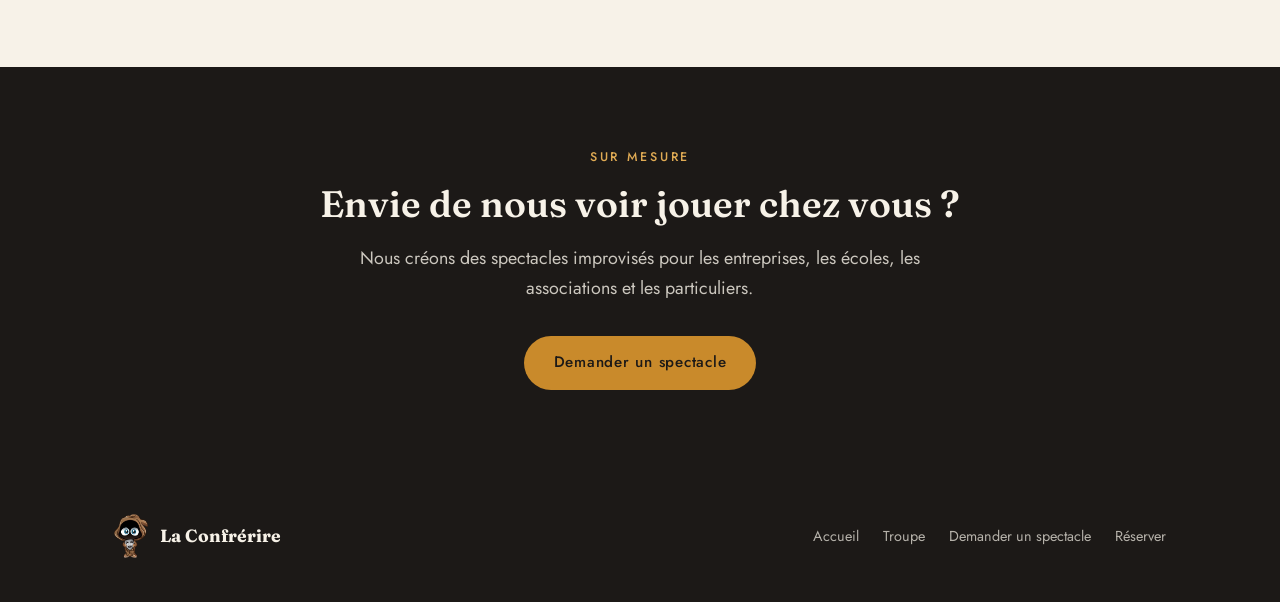
<file: troupe.html>
<!DOCTYPE html>
<html lang="fr">
<head>
<meta charset="UTF-8">
<meta name="viewport" content="width=device-width, initial-scale=1.0">
<title>La troupe | La Confrérire, impro théâtrale à Liège</title>
<meta name="description" content="Les dix comédiens de La Confrérire, troupe d'improvisation théâtrale à Liège depuis 2011. Découvrez qui monte sur scène à chaque spectacle d'impro.">
<link rel="canonical" href="https://www.laconfrerire.be/troupe.html">

<meta property="og:type" content="website">
<meta property="og:title" content="La troupe — La Confrérire, impro à Liège">
<meta property="og:description" content="Les dix comédiens de La Confrérire, troupe d'improvisation théâtrale à Liège depuis 2011. Découvrez qui monte sur scène à chaque spectacle d'impro.">
<meta property="og:image" content="https://www.laconfrerire.be/images/groupe-tunnel-silhouettes.jpg">
<meta property="og:url" content="https://www.laconfrerire.be/troupe.html">
<meta property="og:site_name" content="La Confrérire">
<meta property="og:locale" content="fr_BE">

<script type="application/ld+json">
{
  "@context": "https://schema.org",
  "@type": "BreadcrumbList",
  "itemListElement": [
    { "@type": "ListItem", "position": 1, "name": "Accueil",
      "item": "https://www.laconfrerire.be/" },
    { "@type": "ListItem", "position": 2, "name": "La troupe",
      "item": "https://www.laconfrerire.be/troupe.html" }
  ]
}
</script>

<meta name="color-scheme" content="light">

<!-- Polices hébergées avec le site (voir css/styles.css, section 0).
     Ces quatre fichiers sont préchargés parce qu'ils servent au tout premier
     écran : fraunces-700 pour le nom de la troupe en haut, jost-500 pour les
     liens du menu, fraunces-600 pour le titre, jost-400 pour le texte. -->
<link rel="preload" href="fonts/fraunces-700.woff2" as="font" type="font/woff2" crossorigin>
<link rel="preload" href="fonts/jost-500.woff2" as="font" type="font/woff2" crossorigin>
<link rel="preload" href="fonts/fraunces-600.woff2" as="font" type="font/woff2" crossorigin>
<link rel="preload" href="fonts/jost-400.woff2" as="font" type="font/woff2" crossorigin>
<link rel="icon" href="favicon.png" type="image/png">
<link rel="apple-touch-icon" href="apple-touch-icon.png">
<link rel="stylesheet" href="css/styles.css">
<!-- Meta Pixel Code -->
<script>
!function(f,b,e,v,n,t,s)
{if(f.fbq)return;n=f.fbq=function(){n.callMethod?
n.callMethod.apply(n,arguments):n.queue.push(arguments)};
if(!f._fbq)f._fbq=n;n.push=n;n.loaded=!0;n.version='2.0';
n.queue=[];t=b.createElement(e);t.async=!0;
t.src=v;s=b.getElementsByTagName(e)[0];
s.parentNode.insertBefore(t,s)}(window, document,'script',
'https://connect.facebook.net/en_US/fbevents.js');
fbq('init', '2516077441954049');
fbq('track', 'PageView');
</script>
<noscript><img height="1" width="1" style="display:none"
src="https://www.facebook.com/tr?id=2516077441954049&ev=PageView&noscript=1"
/></noscript>
<!-- End Meta Pixel Code -->
</head>
<body>

<a class="skip-link" href="#contenu">Aller au contenu</a>

<!-- ===== EN-TÊTE (identique sur les 4 pages) ===== -->
<nav class="site-nav" aria-label="Navigation principale">
  <div class="nav-inner">
    <a class="brand" href="index.html">
      <img src="images/logo-confrerire.png" alt="" width="123" height="160">
      <span>La Confrérire</span>
    </a>
    <button class="burger" type="button" aria-label="Ouvrir le menu" aria-expanded="false" aria-controls="nav-links">☰</button>
    <ul class="nav-links" id="nav-links">
      <li><a href="index.html">Accueil</a></li>
      <li><a href="troupe.html" aria-current="page">La troupe</a></li>
      <li><a href="demander.html">Demander un spectacle</a></li>
      <li><a class="btn-resa" href="spectacles.html">Réserver</a></li>
    </ul>
  </div>
</nav>

<main id="contenu">

<!-- ===== HERO ===== -->
<header class="troupe-hero">
  <img src="images/groupe-tunnel-silhouettes.jpg" alt="Les comédiens de La Confrérire, troupe d'impro liégeoise, en silhouette à la sortie d'un tunnel" fetchpriority="high" width="1400" height="868">
  <div class="scrim"></div>
  <div class="hero-content">
    <div class="wrap-large">
      <span class="kicker">La Confrérire</span>
      <h1>La <em>troupe</em></h1>
    </div>
  </div>
</header>

<!-- ===== MANIFESTE ===== -->
<section class="manifesto">
  <div class="wrap-large">
    <p class="lead">Un clic sur une photo permet d'en savoir plus sur un membre en particulier.</p>
  </div>
</section>

<!-- ===== LES MEMBRES ===== -->
<section class="roster">
  <div class="wrap-large">
    <div class="roster-head">
      <h2>Le tableau des membres</h2>
    </div>

        <div class="grid">

      <button class="card" type="button"
              data-name="Alexandre"
              data-photo="images/membres/alexandre-couleur.jpg"
              data-bio="Je me suis fait virer d'une boîte de nuit deux fois dans ma vie. Le même soir. Les deux fois, j'ai échangé mes vêtements avec un pote pour revenir sous une nouvelle identité. Pourquoi je me suis fait virer ? On en reparlera au bar, après un spectacle.">
        <img class="card-photo" src="images/membres/alexandre-portrait.jpg" alt="" loading="lazy" width="459" height="700">
        <span class="card-hint">voir la fiche</span>
        <span class="card-nameplate"><span class="card-name">Alexandre</span></span>
      </button>

      <button class="card" type="button"
              data-name="Amandine"
              data-photo="images/membres/amandine-couleur.jpg"
              data-bio="J'ai voyagé onze fois au Canada, mon pays de cœur. Lors d'un de mes retours, je me suis fait arrêter à la douane parce qu'ils avaient trouvé une balle de fusil dans mon sac. Un cadeau d'un punk rencontré lors d'une soirée bien arrosée à Montréal. Ils m'ont interrogée une heure avant de me relâcher, quelques minutes seulement avant le décollage de mon avion. Petit détail que j'ai bien sûr omis de mentionner : la ceinture de balles entière était dans ma valise en soute.">
        <img class="card-photo" src="images/membres/amandine-portrait.jpg" alt="" loading="lazy" width="700" height="459">
        <span class="card-hint">voir la fiche</span>
        <span class="card-nameplate"><span class="card-name">Amandine</span></span>
      </button>

      <button class="card" type="button"
              data-name="Laura D."
              data-photo="images/membres/laura-d-couleur.jpg"
              data-bio="J'étais avec une copine, on avait rempli la voiture de fleurs à planter dans la nouvelle maison d'une autre copine. On s'est retrouvées avec des pots de lavande sur la tête. La voiture a percuté la berme latérale et a fini en toupie — c'était une Twingo qui ne tenait pas du tout la route. Tous les airbags sortis, le pare-chocs défoncé, bref déclassée quoi. On est sorties indemnes, avec de la terre et des fleurs dans les cheveux. Voilàaaa">
        <img class="card-photo" src="images/membres/laura-d-portrait.jpg" alt="" loading="lazy" width="700" height="419">
        <span class="card-hint">voir la fiche</span>
        <span class="card-nameplate"><span class="card-name">Laura D.</span></span>
      </button>

      <button class="card" type="button"
              data-name="Laura H."
              data-photo="images/membres/laura-h-couleur.jpg"
              data-bio="Un samedi matin à 7h, je suis partie déposer mon ex à son travail, en « pyjama », sans téléphone ni argent. Juste après l'avoir déposé, mon pneu a crevé. La suite en accéléré : un pompiste en manque d'empathie, des garagistes qui ont validé mon outfit, un chauffeur de bus qui n'a pas regretté de s'être levé un samedi. Aimer la vie pour ce genre de moments : c'est tout moi !">
        <img class="card-photo" src="images/membres/laura-h-portrait.jpg" alt="" loading="lazy" width="700" height="464">
        <span class="card-hint">voir la fiche</span>
        <span class="card-nameplate"><span class="card-name">Laura H.</span></span>
      </button>

      <button class="card" type="button"
              data-name="Laurent"
              data-photo="images/membres/laurent-couleur.jpg"
              data-bio="Départ au Maroc avec trois amis plutôt baroudeurs. L'un d'eux nous avait préparé une « randonnée » : gravir le Toubkal, 4 167 mètres. On arrive en baskets et pull léger. On apprend qu'il fait parfois -20 °C au sommet, et que par chance les prochains jours seront cléments. Location de matériel bas de gamme, ascension entamée sans la moindre idée de la difficulté. Bilan : lever de soleil raté, un pote qui a failli ne jamais finir la traversée, et un ongle bleu que j'ai dû percer à l'aiguille chauffée dans un bled, sans anesthésie. Une randonnée, qu'il disait.">
        <img class="card-photo" src="images/membres/laurent-portrait.jpg" alt="" loading="lazy" width="464" height="700">
        <span class="card-hint">voir la fiche</span>
        <span class="card-nameplate"><span class="card-name">Laurent</span></span>
      </button>

      <button class="card" type="button"
              data-name="Marine"
              data-photo="images/membres/marine-couleur.jpg"
              data-bio="Un jour, j'ai assisté à un mariage. J'étais assise assez loin dans l'église, mais j'entendais très bien que le chanteur était complètement faux. Le soir, étant la seule fumeuse de mon groupe, je me retrouve avec des inconnus dehors autour du cendrier. Pour essayer de faire connaissance, un peu maladroitement, je commente avec peu de pincettes — vu l'alcool déjà ingurgité — la prestation du chanteur, en la qualifiant de médiocre et assez ridicule. Mon interlocuteur m'a gentiment répondu : « C'était moi, enchanté, je suis le frère de la mariée. » Depuis, j'ai arrêté de fumer.">
        <img class="card-photo" src="images/membres/marine-portrait.jpg" alt="" loading="lazy" width="478" height="700">
        <span class="card-hint">voir la fiche</span>
        <span class="card-nameplate"><span class="card-name">Marine</span></span>
      </button>

      <button class="card" type="button"
              data-name="Mickaël"
              data-photo="images/membres/mickael-couleur.jpg"
              data-bio="Je suis prof. Une fois, je me suis faufilé dans un groupe d'élèves à la récré et je suis monté en classe avec eux, sans me faire repérer par ma collègue. Elle a donné cours pendant une heure entière sans jamais me capter, se demandant juste pourquoi la classe n'arrêtait pas de pouffer de rire. Interrogés sur la cause de cette hilarité générale, les élèves ont fini par lâcher l'explication officielle : « C'est parce que machin a pété. » La vérité, elle, est restée secrète un peu plus longtemps.">
        <img class="card-photo" src="images/membres/mickael-portrait.jpg" alt="" loading="lazy" width="464" height="700">
        <span class="card-hint">voir la fiche</span>
        <span class="card-nameplate"><span class="card-name">Mickaël</span></span>
      </button>

      <button class="card" type="button"
              data-name="Sylvain"
              data-photo="images/membres/sylvain-couleur.jpg"
              data-bio="J'ai un passé de sportif de niveau international. J'ai joué des coupes du monde en équipe nationale, contre l'Afrique du Sud, l'Australie, les USA, l'Allemagne. Je suis même vice-champion du monde 2018. Le match est disponible sur YouTube. Le sport ? Le quidditch.">
        <img class="card-photo" src="images/membres/sylvain-portrait.jpg" alt="" loading="lazy" width="700" height="431">
        <span class="card-hint">voir la fiche</span>
        <span class="card-nameplate"><span class="card-name">Sylvain</span></span>
      </button>

      <button class="card" type="button"
              data-name="Thierry"
              data-photo="images/membres/thierry-couleur.jpg"
              data-bio="Avant le premier confinement, j'avais déjà fait des confinements. Plus longs. Juste comme ça. Pour le plaisir d'être seul. Laissez-moi tranquille s'il vous plaît.">
        <img class="card-photo" src="images/membres/thierry-portrait.jpg" alt="" loading="lazy" width="452" height="700">
        <span class="card-hint">voir la fiche</span>
        <span class="card-nameplate"><span class="card-name">Thierry</span></span>
      </button>

      <button class="card" type="button"
              data-name="Violaine"
              data-photo="images/membres/violaine-couleur.jpg"
              data-bio="Je me suis déjà retrouvée cul nu sur mon lieu de travail. Ce jour-là, je m'étais apprêtée comme pour un show à Las Vegas : maquillée comme un camion volé, bijoux clinquants et une magnifique jupe longue bohème terracotta. Jupe que l'escalator du hall a purement et simplement avalée. Arrêt d'urgence, technicien appelé, et de longues minutes en string au milieu de trois agents de sécurité. J'ai récupéré un bout de tissu déchiré et couvert de graisse. Que j'ai remis pour le reste de la journée.">
        <img class="card-photo" src="images/membres/violaine-portrait.jpg" alt="" loading="lazy" width="700" height="397">
        <span class="card-hint">voir la fiche</span>
        <span class="card-nameplate"><span class="card-name">Violaine</span></span>
      </button>

    </div>
  </div>
</section>

<!-- ===== APPEL À L'ACTION ===== -->
<section class="cta-band">
  <div class="wrap">
    <span class="kicker">Sur mesure</span>
    <h2>Envie de nous voir jouer chez vous&nbsp;?</h2>
    <p class="lead">Nous créons des spectacles improvisés pour les entreprises, les écoles, les associations et les particuliers.</p>
    <a class="btn btn-primary" href="demander.html">Demander un spectacle</a>
  </div>
</section>

</main>

<!-- ===== FICHE MEMBRE (fenêtre) ===== -->
<div class="modal-overlay" id="modalOverlay" inert>
  <div class="modal" role="dialog" aria-modal="true" aria-labelledby="modalName">
    <button class="modal-close" id="modalCloseBtn" type="button" aria-label="Fermer la fiche">&times;</button>
    <!-- tabindex="0" : les bios longues défilent ; sans cela, la fin du
         texte est inatteignable au clavier. -->
    <div class="modal-text" tabindex="0">
      <h3 id="modalName">Fiche membre</h3>
      <p id="modalBio"></p>
    </div>
    <div class="modal-photo">
      <!-- Pixel transparent : JavaScript remplace cette image par le portrait
           du membre dès l'ouverture de la fiche. -->
      <img id="modalPhoto" alt=""
           src="[data-uri]">
    </div>
  </div>
</div>

<!-- ===== PIED DE PAGE (identique sur les 4 pages) ===== -->
<footer class="site-footer">
  <div class="wrap foot">
    <a class="foot-brand" href="index.html">
      <img src="images/logo-confrerire.png" alt="" width="123" height="160">
      <span>La Confrérire</span>
    </a>
    <nav aria-label="Navigation de pied de page">
      <ul>
        <li><a href="index.html">Accueil</a></li>
        <li><a href="troupe.html">Troupe</a></li>
        <li><a href="demander.html">Demander un spectacle</a></li>
        <li><a href="spectacles.html">Réserver</a></li>
      </ul>
    </nav>
  </div>
</footer>

<script src="js/site.js" defer></script>
</body>
</html>
</file>
<file: css/styles.css>
/* ==========================================================================
   La Confrérire — feuille de style unique du site
   --------------------------------------------------------------------------
   Un seul fichier pour les 4 pages. Organisation :
     0. Polices                         5. Pied de page
     1. Variables (couleurs, mesures)   6. Page Accueil
     2. Base (typographie, liens)       7. Page La troupe
     3. Éléments communs (boutons…)     8. Page Demander un spectacle
     4. En-tête et navigation           9. Page Spectacles
   Pour changer une couleur partout dans le site, modifier la section 1.
   ========================================================================== */

/* ===== 0. POLICES ========================================================
   Les polices sont hébergées avec le site (dossier fonts/) plutôt que
   chargées depuis Google. Trois raisons :
     - la page s'affiche plus vite (aucune connexion à un autre serveur) ;
     - aucune donnée de vos visiteurs n'est envoyée à Google (RGPD) ;
     - le site continue de fonctionner si Google est inaccessible.
   Seules les 6 variantes réellement utilisées sont incluses (90 ko au total).
   font-display:swap = le texte s'affiche tout de suite dans une police
   système, puis bascule sur la bonne dès qu'elle est chargée.
   ======================================================================== */
@font-face{
  font-family:'Fraunces';src:url('../fonts/fraunces-600.woff2') format('woff2');
  font-weight:600;font-style:normal;font-display:swap;
}
@font-face{
  font-family:'Fraunces';src:url('../fonts/fraunces-600-italique.woff2') format('woff2');
  font-weight:600;font-style:italic;font-display:swap;
}
@font-face{
  font-family:'Fraunces';src:url('../fonts/fraunces-700.woff2') format('woff2');
  font-weight:700;font-style:normal;font-display:swap;
}
@font-face{
  font-family:'Jost';src:url('../fonts/jost-400.woff2') format('woff2');
  font-weight:400;font-style:normal;font-display:swap;
}
@font-face{
  font-family:'Jost';src:url('../fonts/jost-400-italique.woff2') format('woff2');
  font-weight:400;font-style:italic;font-display:swap;
}
@font-face{
  font-family:'Jost';src:url('../fonts/jost-500.woff2') format('woff2');
  font-weight:500;font-style:normal;font-display:swap;
}

/* ===== 1. VARIABLES ====================================================== */
:root{
  /* Couleurs */
  --cream:#f7f2e8;        /* fond principal */
  --cream-rgb:247,242,232;/* le même, décomposé, pour les transparences */
  --cream-2:#efe7d7;      /* fond de bloc légèrement plus soutenu */
  --sand:#e9dfc9;         /* bandeau de section */
  --white:#ffffff;
  --ink:#1c1917;          /* texte principal et fonds sombres */
  --ink-rgb:28,25,23;     /* le même, décomposé, pour les transparences */
  --ink-soft:#2c2724;
  --muted:#57503f;        /* texte secondaire */
  --amber:#c98a2b;        /* accent : FONDS et décor uniquement */
  --amber-texte:#93651f;  /* accent : TEXTE doré sur fond clair (lisible) */
  --amber-clair:#e0ab54;  /* accent : TEXTE doré sur fond SOMBRE (lisible) */
  --amber-clair-rgb:224,171,84;
  --amber-sable:#855b1c;  /* accent : TEXTE doré sur le bandeau sable */
  --amber-pastille:#7a5218;/* accent : TEXTE des étiquettes de l'agenda */
  --line:rgba(var(--ink-rgb),.14);

  /* Mesures */
  --wrap:1100px;          /* largeur max du contenu */
  --wrap-large:1360px;
  --radius:6px;
  --radius-lg:14px;
  --pad-x:24px;
}

/* ===== 2. BASE =========================================================== */
*{margin:0;padding:0;box-sizing:border-box}
html{scroll-behavior:smooth;scroll-padding-top:80px}
/* Respecte le réglage « réduire les animations » du système. */
@media(prefers-reduced-motion:reduce){
  html{scroll-behavior:auto}
  *,*::before,*::after{
    animation-duration:.01ms !important;animation-iteration-count:1 !important;
    transition-duration:.01ms !important;scroll-behavior:auto !important;
  }
}
body{
  background:var(--cream);
  color:var(--ink);
  font-family:'Jost',sans-serif;
  font-weight:400;
  line-height:1.7;
  -webkit-font-smoothing:antialiased;
}
h1,h2,h3{font-family:'Fraunces',serif;font-weight:600;line-height:1.15}
a{color:inherit}
img{max-width:100%;height:auto}

.wrap{max-width:var(--wrap);margin:0 auto;padding:0 var(--pad-x)}
.wrap-large{max-width:var(--wrap-large);margin:0 auto;padding:0 var(--pad-x)}

/* Surtitre doré présent sur toutes les pages */
.kicker{
  display:block;font-size:.78rem;letter-spacing:.22em;text-transform:uppercase;
  color:var(--amber-texte);font-weight:500;margin-bottom:14px;
}
.lead{font-size:1.12rem;color:var(--muted);max-width:36em}

/* Petits utilitaires d'espacement */
.mt-lg{margin-top:32px}
.mb-lg{margin-bottom:32px}
.center{margin-left:auto;margin-right:auto}
/* .pt-0 est défini plus bas, après .section : sinon le raccourci
   « padding » de .section écrase le padding-top et la règle ne sert à rien. */

/* Texte réservé aux lecteurs d'écran */
.visually-hidden{
  position:absolute;width:1px;height:1px;padding:0;overflow:hidden;
  clip:rect(0 0 0 0);white-space:nowrap;border:0;
}

/* Lien « aller au contenu » pour la navigation au clavier */
.skip-link{
  position:absolute;left:-9999px;top:0;z-index:100;
  background:var(--ink);color:var(--cream);padding:12px 20px;
}
.skip-link:focus{left:0}

/* ===== 3. ÉLÉMENTS COMMUNS =============================================== */
.btn{
  display:inline-block;text-decoration:none;font-weight:500;font-size:.95rem;
  letter-spacing:.05em;padding:14px 30px;border-radius:999px;
  transition:background .2s,color .2s,border-color .2s;cursor:pointer;border:none;
}
.btn-primary{background:var(--amber);color:var(--ink)}
.btn-primary:hover{background:var(--ink);color:var(--cream)}
.btn-ghost{border:1.5px solid var(--ink);color:var(--ink);background:none}
.btn-ghost:hover{background:var(--ink);color:var(--cream)}
.btn-dark{background:var(--ink);color:var(--cream)}
.btn-dark:hover{background:#fff;color:var(--ink)}
/* Variantes sur fond sombre */
.home-hero .btn-ghost,
.troupe-hero .btn-ghost,
.cta-band .btn-ghost{border-color:var(--cream);color:var(--cream)}
.home-hero .btn-ghost:hover,
.troupe-hero .btn-ghost:hover,
.cta-band .btn-ghost:hover{background:var(--cream);color:var(--ink)}

/* Contour de focus clavier. Il était doré : invisible sur le bandeau doré
   de la page « Demander ». L'encre passe partout sur fond clair ; sur les
   fonds sombres, on bascule sur le crème. */
:focus-visible{outline:3px solid var(--ink);outline-offset:2px}
.home-hero :focus-visible,
.troupe-hero :focus-visible,
.cta-band :focus-visible,
.site-footer :focus-visible,
.modal :focus-visible,
.date-box :focus-visible{outline-color:var(--cream)}

.section{padding:80px 0}
.section.pt-0{padding-top:0}
.section-title{font-size:clamp(1.7rem,3vw,2.3rem);margin-bottom:16px}

/* ===== 4. EN-TÊTE ET NAVIGATION ========================================== */
.site-nav{
  position:sticky;top:0;z-index:50;
  background:rgba(var(--cream-rgb),.92);backdrop-filter:blur(8px);
  border-bottom:1px solid rgba(var(--ink-rgb),.08);
}
.nav-inner{
  max-width:var(--wrap);margin:0 auto;padding:16px var(--pad-x);
  display:flex;align-items:center;justify-content:space-between;gap:16px;
}
.brand{
  font-family:'Fraunces',serif;font-weight:700;font-size:1.15rem;
  letter-spacing:.02em;text-decoration:none;white-space:nowrap;
  display:flex;align-items:center;gap:12px;
}
.brand img{width:auto;height:46px;display:block}
.brand:hover{color:var(--amber)}
@media(max-width:400px){
  .brand img{height:38px}
  .brand{font-size:1rem;gap:9px}
}
.nav-links{display:flex;gap:28px;list-style:none;align-items:center}
.nav-links a{text-decoration:none;font-size:.92rem;letter-spacing:.04em}
.nav-links a:hover{color:var(--amber-texte)}
.nav-links a[aria-current="page"]{color:var(--amber-texte);font-weight:500}
.nav-links a.btn-resa{
  background:var(--ink);color:var(--cream);padding:8px 18px;border-radius:999px;
}
.nav-links a.btn-resa:hover{background:var(--amber);color:var(--ink)}
.nav-links a.btn-resa[aria-current="page"]{background:var(--amber);color:var(--ink)}
.burger{display:none;background:none;border:none;cursor:pointer;font-size:1.5rem;line-height:1;color:inherit}
/* Le menu déroulant ne s'active que si JavaScript a répondu (la classe « js »
   est posée sur <html> par js/site.js). Sans JavaScript, les liens restent
   simplement affichés les uns sous les autres : la navigation reste possible. */
@media(max-width:820px){
  .js .burger{display:block}
  .js .nav-links{
    display:none;position:absolute;top:100%;left:0;right:0;background:var(--cream);
    flex-direction:column;padding:20px;gap:18px;border-bottom:1px solid var(--line);
  }
  .js .nav-links.open{display:flex}
  .nav-links{flex-wrap:wrap;gap:14px 20px;justify-content:flex-end}
  .nav-inner{flex-wrap:wrap}
}

/* ===== 5. PIED DE PAGE =================================================== */
.site-footer{background:var(--ink);color:rgba(var(--cream-rgb),.7);padding:44px 0}
.foot{display:flex;justify-content:space-between;align-items:center;gap:24px;flex-wrap:wrap}
.foot .foot-brand{
  font-family:'Fraunces',serif;font-weight:700;font-size:1.1rem;color:var(--cream);
  text-decoration:none;display:inline-flex;align-items:center;gap:12px;
}
.foot .foot-brand img{width:auto;height:44px;display:block}
.foot .foot-brand:hover{color:var(--amber)}
.foot ul{display:flex;gap:24px;list-style:none;flex-wrap:wrap}
.foot a{text-decoration:none;font-size:.9rem}
.foot a:hover{color:var(--amber)}

/* ===== 6. PAGE ACCUEIL =================================================== */
.home-hero{
  position:relative;min-height:min(74vh,620px);display:flex;align-items:flex-end;
  overflow:hidden;background:var(--ink);
}
.home-hero img{
  position:absolute;inset:0;width:100%;height:100%;object-fit:cover;
  object-position:center 38%;
}
.home-hero .scrim{
  position:absolute;inset:0;
  background:linear-gradient(180deg,rgba(var(--ink-rgb),.25) 0%,rgba(var(--ink-rgb),.55) 55%,rgba(var(--ink-rgb),.9) 100%);
}
.home-hero .hero-content{position:relative;z-index:2;padding:0 0 64px;width:100%}
.home-hero h1{font-size:clamp(2.6rem,7vw,4.6rem);color:var(--cream);margin-bottom:10px}
.home-hero .tagline{
  font-size:clamp(1rem,2vw,1.3rem);color:rgba(var(--cream-rgb),.85);letter-spacing:.04em;
}
.hero-actions{margin-top:32px;display:flex;gap:16px;flex-wrap:wrap}
@media(max-width:820px){
  /* La photo est un panorama très large : sur un écran étroit on l'affiche
     en entier (object-fit:contain) plutôt que d'en couper les deux tiers.
     Ses bords sombres se fondent dans le fond noir du bandeau. */
  .home-hero{min-height:430px;align-items:flex-end}
  .home-hero img{object-fit:contain;object-position:center 6%}
  .home-hero .scrim{
    background:linear-gradient(180deg,rgba(var(--ink-rgb),0) 0%,rgba(var(--ink-rgb),0) 42%,rgba(var(--ink-rgb),.85) 62%,rgba(var(--ink-rgb),.97) 100%);
  }
  .home-hero .hero-content{padding-bottom:30px}
}


.intro-troupe{padding:80px 0 72px}
/* Le bouton est un inline-block : la ligne de texte qui le contient ajoute
   une trentaine de pixels de vide sous lui. display:flex supprime ce vide
   sans toucher à la hauteur du bouton (contrairement à line-height:0,
   qui l'aplatirait). */
.intro-troupe p.mt-lg{display:flex;align-items:flex-start}
.intro-troupe h2{font-size:clamp(1.7rem,3vw,2.3rem);margin-bottom:22px;max-width:18em}
.intro-troupe p+p{margin-top:18px}

/* Mosaïque « Un peu de nous » : les photos sont présentées comme des
   polaroids — cadre blanc, légère inclinaison, redressement au survol. */
.mosaic{display:grid;grid-template-columns:repeat(3,1fr);gap:26px;margin-top:36px}
.mosaic figure{
  margin:0;background:#fff;padding:12px 12px 44px;border-radius:2px;
  box-shadow:0 14px 34px -16px rgba(var(--ink-rgb),.45);transition:transform .25s ease;
}
.mosaic figure:nth-child(1){transform:rotate(-2deg)}
.mosaic figure:nth-child(2){transform:rotate(1.2deg)}
.mosaic figure:nth-child(3){transform:rotate(-.8deg)}
.mosaic figure:hover{transform:rotate(0) translateY(-6px)}
/* Format carré : les 3 photos n'ont pas le même cadrage à l'origine
   (une verticale, une carrée, une panoramique). Le carré est le seul
   format qui les recadre toutes sans couper de visage. */
.mosaic img{width:100%;height:auto;aspect-ratio:1/1;object-fit:cover;display:block}
.mosaic img[src*="groupe-chill"]{object-position:center 42%}
@media(max-width:820px){.mosaic{grid-template-columns:1fr 1fr}.mosaic figure:last-child{grid-column:span 2}}
@media(max-width:520px){.mosaic{grid-template-columns:1fr}.mosaic figure:last-child{grid-column:auto}}
@media(prefers-reduced-motion:reduce){
  .mosaic figure{transition:none}
  .mosaic figure:hover{transform:none}
}

.cta-band{background:var(--ink);color:var(--cream);padding:80px 0;text-align:center}
.cta-band .kicker{color:var(--amber-clair)}
.cta-band h2{font-size:clamp(1.7rem,3vw,2.3rem);margin-bottom:18px}
.cta-band .lead{color:rgba(var(--cream-rgb),.8);margin:0 auto 32px}

.insta{padding:80px 0;text-align:center}
.insta h2{font-size:clamp(1.5rem,2.6vw,2rem);margin-bottom:20px}
.insta-link{
  display:inline-flex;align-items:center;gap:10px;text-decoration:none;
  color:var(--amber-texte);font-weight:500;letter-spacing:.04em;margin-bottom:40px;
}
.insta-link:hover{color:var(--ink)}
/* Vignettes Instagram : volontairement sobres — ni cadre blanc ni
   inclinaison, pour ne pas concurrencer la mosaïque plus haut. */
.insta-collage{display:grid;grid-template-columns:repeat(3,1fr);gap:16px}
.insta-photo{
  display:block;border-radius:var(--radius);overflow:hidden;
  background:var(--cream-2);
}
.insta-photo img{width:100%;height:auto;aspect-ratio:1/1;object-fit:cover;display:block}
@media(max-width:700px){.insta-collage{grid-template-columns:1fr 1fr}}

/* ===== 7. PAGE LA TROUPE ================================================= */
.troupe-hero{
  position:relative;min-height:600px;display:flex;align-items:flex-end;
  overflow:hidden;background:var(--ink);
}
/* Le cadrage vise les silhouettes, situées dans le bas de la photo d'origine :
   sans cela, l'image est rognée sur le plafond du tunnel et le groupe disparaît. */
.troupe-hero img{
  position:absolute;inset:0;width:100%;height:100%;object-fit:cover;
  object-position:center 85%;
}
.troupe-hero .scrim{
  position:absolute;inset:0;
  background:linear-gradient(180deg,rgba(var(--ink-rgb),0) 0%,rgba(var(--ink-rgb),.12) 45%,rgba(var(--ink-rgb),.75) 80%,rgba(var(--ink-rgb),.95) 100%);
}
.troupe-hero .hero-content{position:relative;z-index:2;padding:0 0 44px;width:100%}
/* Sur mobile la photo tient en hauteur : on recentre normalement. */
@media(max-width:820px){
  .troupe-hero{min-height:min(62vh,520px)}
  .troupe-hero img{object-position:center center}
}
.troupe-hero .kicker{color:var(--amber-clair)}
.troupe-hero h1{font-size:clamp(2.4rem,6.5vw,4rem);color:var(--cream)}
.troupe-hero h1 em{font-style:italic;color:var(--amber-clair)}

/* Le paragraphe utilise la classe .lead, comme les textes d'introduction
   des autres pages : même police, même taille, même couleur. */
.manifesto{padding:72px 0 40px}

.roster{padding:24px 0 100px}
.roster-head{
  display:flex;justify-content:space-between;align-items:baseline;flex-wrap:wrap;
  gap:12px;margin-bottom:36px;
}
.roster-head h2{font-size:clamp(1.6rem,3vw,2.1rem)}

.grid{display:grid;grid-template-columns:repeat(5,1fr);gap:22px}
@media(max-width:1100px){.grid{grid-template-columns:repeat(3,1fr)}}
@media(max-width:680px){.grid{grid-template-columns:repeat(2,1fr)}}
@media(max-width:420px){.grid{grid-template-columns:1fr}}

.card{
  position:relative;cursor:pointer;border:none;padding:0;width:100%;text-align:left;
  border-radius:var(--radius-lg);overflow:hidden;background:var(--ink-soft);
  aspect-ratio:3/4.1;font:inherit;color:inherit;
  transition:transform .25s ease,box-shadow .25s ease;
}
.card:hover{transform:translateY(-4px);box-shadow:0 18px 40px -20px rgba(var(--ink-rgb),.6)}
.card-photo{
  position:absolute;inset:0;width:100%;height:100%;object-fit:cover;display:block;
  filter:grayscale(1) contrast(1.05);transition:filter .3s ease;
}
.card:hover .card-photo{filter:grayscale(.15) contrast(1.02)}
.card-nameplate{
  position:absolute;left:0;right:0;bottom:0;padding:16px 14px;z-index:2;
  background:linear-gradient(0deg,rgba(var(--ink-rgb),.92) 10%,transparent 100%);
}
.card-name{
  font-family:'Fraunces',serif;font-size:1.1rem;color:var(--cream);
  font-weight:600;line-height:1.2;
}
.card-hint{
  position:absolute;top:12px;right:12px;z-index:2;
  font-size:.62rem;letter-spacing:.1em;text-transform:uppercase;color:var(--cream);
  background:rgba(var(--ink-rgb),.6);border:1px solid rgba(var(--amber-clair-rgb),.55);
  padding:4px 9px;border-radius:20px;opacity:0;transition:opacity .2s ease;
}
.card:hover .card-hint,.card:focus-visible .card-hint{opacity:1}
@media(prefers-reduced-motion:reduce){
  .card,.card-photo,.card-hint{transition:none}
  .card:hover{transform:none}
}

/* Fiche membre (fenêtre) */
.modal-overlay{
  position:fixed;inset:0;background:rgba(var(--ink-rgb),.82);display:flex;
  align-items:center;justify-content:center;padding:24px;z-index:100;
  opacity:0;visibility:hidden;transition:opacity .25s ease;
}
.modal-overlay.is-open{opacity:1;visibility:visible}
.modal{
  position:relative;display:flex;width:100%;max-width:920px;max-height:86vh;
  background:var(--cream);border-radius:var(--radius-lg);overflow:hidden;
  box-shadow:0 30px 80px -20px rgba(0,0,0,.6);
}
.modal-text{flex:1 1 50%;padding:44px 38px;overflow-y:auto}
.modal-text:focus-visible{outline-offset:-3px}
.modal-text h3{font-size:1.65rem;margin-bottom:14px}
.modal-text p{font-size:1rem;line-height:1.7;color:var(--muted)}
.modal-photo{flex:1 1 50%;min-height:320px;background:var(--sand)}
.modal-photo img{width:100%;height:100%;object-fit:cover;display:block}
.modal-close{
  position:absolute;top:14px;right:14px;width:36px;height:36px;border-radius:50%;
  border:1px solid rgba(var(--cream-rgb),.5);background:var(--ink);color:#fff;
  font-size:20px;line-height:1;cursor:pointer;z-index:3;
}
.modal-close:hover{background:var(--amber);border-color:var(--amber)}
@media(max-width:720px){
  .modal{flex-direction:column;max-height:90vh}
  .modal-photo{order:-1;min-height:220px;flex:0 0 auto}
  .modal-text{padding:28px 24px}
}

/* ===== 8. PAGE DEMANDER UN SPECTACLE ===================================== */
.demande-hero{padding:72px 0 64px}
.hero-grid{display:grid;grid-template-columns:1.15fr .85fr;gap:56px;align-items:center}
.demande-hero h1{font-size:clamp(2.2rem,4.5vw,3.4rem);margin-bottom:22px}
.demande-hero h1 em{font-style:italic;color:var(--amber)}
.hero-cta{margin-top:32px;display:flex;gap:16px;flex-wrap:wrap;align-items:center}
.hero-photo{margin:0}
.hero-photo img{
  width:100%;display:block;border-radius:var(--radius);
  box-shadow:0 24px 60px -20px rgba(var(--ink-rgb),.4);transform:rotate(1.5deg);
}
.hero-photo figcaption{margin-top:20px;font-size:.95rem;color:var(--muted);font-style:italic;text-align:right}
@media(max-width:860px){.hero-grid{grid-template-columns:1fr;gap:40px}}

/* Le fond sable est plus soutenu que le crème :
   le doré du surtitre doit y être un cran plus dense pour rester lisible. */
.trust{background:var(--sand);padding:80px 0}
.trust .kicker{color:var(--amber-sable)}
.trust-grid{display:grid;grid-template-columns:.9fr 1.1fr;gap:56px;align-items:center}
.trust img{
  width:100%;display:block;border-radius:var(--radius);transform:rotate(-1.5deg);
  box-shadow:0 24px 60px -24px rgba(var(--ink-rgb),.45);
}
@media(max-width:860px){.trust-grid{grid-template-columns:1fr}}

.formats{padding:80px 0}
.formats .lead{margin-bottom:48px}
.format{
  display:grid;grid-template-columns:280px 1fr;gap:40px;padding:36px 0;
  border-top:1px solid var(--line);align-items:center;
}
.format:last-child{border-bottom:1px solid var(--line)}
.format .visual{
  border-radius:var(--radius);overflow:hidden;aspect-ratio:40/21;
  box-shadow:0 10px 30px -14px rgba(var(--ink-rgb),.35);
}
.format .visual img{width:100%;height:100%;object-fit:cover;display:block;aspect-ratio:auto}
.format .visual.tile{
  display:flex;flex-direction:column;align-items:center;justify-content:center;
  gap:4px;font-family:'Fraunces',serif;
}
.tile-combien{background:var(--amber);color:var(--ink)}
.tile-mesure{background:var(--ink);color:var(--amber-clair)}
.format .visual.tile b{font-size:2.4rem;font-weight:700;letter-spacing:.04em}
.format .visual.tile span{
  font-family:'Jost',sans-serif;font-size:.72rem;letter-spacing:.2em;
  text-transform:uppercase;opacity:.85;
}
.format h3{font-size:1.5rem;margin-bottom:8px}
.tag{
  display:inline-block;vertical-align:middle;margin-left:10px;
  font-family:'Jost',sans-serif;font-size:.68rem;font-weight:500;letter-spacing:.14em;
  text-transform:uppercase;background:var(--amber);color:var(--ink);padding:4px 10px;border-radius:999px;
}
.format p{color:var(--muted);max-width:40em;font-size:1.05rem}
@media(max-width:700px){.format{grid-template-columns:1fr;gap:14px}}

.pratique{padding:0 0 80px}
.pratique-box{
  background:var(--cream-2);border-radius:var(--radius);padding:44px 48px;
  display:grid;grid-template-columns:1fr 1fr;gap:40px;
}
.pratique-box h3{font-size:1.2rem;margin-bottom:10px}
.pratique-box h3::before{content:"— ";color:var(--amber)}
.pratique-box p{font-size:1.05rem;color:var(--muted)}
@media(max-width:700px){.pratique-box{grid-template-columns:1fr;padding:32px 28px}}

.contact{background:var(--amber);color:var(--ink);padding:80px 0;text-align:center}
.contact h2{font-size:clamp(1.9rem,3.5vw,2.6rem);margin-bottom:18px}
.contact p{max-width:36em;margin:0 auto 36px;font-size:1.08rem;color:var(--ink)}
.contact .btn-dark{font-size:1.05rem;padding:16px 38px}
.mail-plain{display:block;margin-top:18px;font-size:.9rem;color:var(--ink)}
.mail-plain a{color:var(--ink)}
.copy-btn{
  margin-left:10px;background:rgba(255,255,255,.5);border:1px solid var(--ink);
  color:var(--ink);font-family:'Jost',sans-serif;font-size:.78rem;letter-spacing:.04em;
  padding:5px 14px;border-radius:999px;cursor:pointer;
  display:none;   /* affiché par js/site.js si le navigateur sait copier */
}
.copy-btn:hover{background:var(--ink);color:var(--cream)}

.logos{padding:80px 0 64px;text-align:center}
.logos h2{font-size:clamp(1.5rem,2.6vw,2rem);margin-bottom:44px}
.logo-grid{display:flex;justify-content:center;align-items:center;gap:40px;flex-wrap:wrap}
/* Chaque logo est un lien vers le site du partenaire. */
.logo-ph{
  width:160px;height:80px;display:flex;align-items:center;justify-content:center;
  background:#fff;border-radius:var(--radius);padding:12px 18px;
  box-shadow:0 4px 16px -8px rgba(var(--ink-rgb),.18);
  filter:grayscale(1);opacity:.85;
  transition:filter .2s,opacity .2s,transform .2s,box-shadow .2s;
}
.logo-ph:hover,.logo-ph:focus-visible{
  filter:grayscale(0);opacity:1;transform:translateY(-3px);
  box-shadow:0 10px 22px -10px rgba(var(--ink-rgb),.3);
}
.logo-ph img{max-width:100%;max-height:100%;object-fit:contain}
.logos .next{margin-top:44px;font-size:1.05rem;color:var(--muted)}
.logos .next a{color:var(--amber-texte);font-weight:500;text-decoration:none;border-bottom:1.5px solid var(--amber-texte)}

/* ===== 9. PAGE SPECTACLES ================================================ */
.page-head{padding:72px 0 40px}
.page-head h1{font-size:clamp(2.2rem,4.5vw,3.4rem);margin-bottom:20px}
.page-head h1 em{font-style:italic;color:var(--amber)}

.agenda{padding:32px 0 40px}
.agenda-list{list-style:none;display:grid;gap:0}
.date{
  display:grid;grid-template-columns:120px 1fr auto;gap:32px;align-items:center;
  padding:28px 0;border-top:1px solid var(--line);
}
.date:last-child{border-bottom:1px solid var(--line)}
.date-box{
  background:var(--ink);color:var(--cream);border-radius:var(--radius);
  padding:14px 10px;text-align:center;font-family:'Fraunces',serif;line-height:1.15;
}
.date-box .jour{display:block;font-size:1.9rem;font-weight:700;color:var(--amber-clair)}
.date-box .mois{
  display:block;font-family:'Jost',sans-serif;font-size:.72rem;letter-spacing:.18em;
  text-transform:uppercase;margin-top:4px;color:rgba(var(--cream-rgb),.8);
}
.date h3{font-size:1.3rem;margin-bottom:4px}
.date .lieu{color:var(--muted);font-size:.98rem}
.date .statut{
  display:inline-block;margin-top:8px;font-size:.72rem;letter-spacing:.14em;
  text-transform:uppercase;padding:4px 12px;border-radius:999px;
  background:rgba(147,101,31,.10);color:var(--amber-pastille);font-weight:500;
}
.billetterie{grid-column:1 / -1;margin-top:4px}
.billetweb-frame{
  display:block;width:100%;min-height:680px;border:0;border-radius:var(--radius);
  background:var(--cream-2);
}
.billetterie-multi{margin:28px 0 8px}
@media(max-width:720px){
  .date{grid-template-columns:88px 1fr;gap:20px}
  .date .btn{grid-column:1 / -1;justify-self:start}
}

.empty-agenda{
  background:var(--cream-2);border-radius:var(--radius);padding:44px 48px;text-align:center;
}
.empty-agenda h2{font-size:1.4rem;margin-bottom:12px}

.lieux{padding:24px 0 80px}
.lieux-grid{display:grid;grid-template-columns:1fr 1fr;gap:28px;margin-top:32px}
/* Chaque salle : son logo à gauche, cliquable vers son site. */
.lieu-card{
  background:var(--white);border-radius:var(--radius);padding:28px;
  box-shadow:0 6px 24px -12px rgba(var(--ink-rgb),.15);
  display:flex;gap:24px;align-items:center;
}
/* Les deux logos n'ont pas les mêmes proportions : on les cale sur une même
   hauteur et on les centre, plutôt que sur une même largeur. */
.lieu-logo{
  flex:0 0 auto;display:flex;align-items:center;justify-content:center;
  width:92px;height:92px;border-radius:var(--radius);overflow:hidden;
  transition:transform .2s;
}
.lieu-logo:hover{transform:translateY(-3px)}
.lieu-logo img{max-width:100%;max-height:100%;width:auto;height:auto;display:block}
.lieu-card h3{font-size:1.2rem;margin-bottom:8px;line-height:1.25}
.lieu-card h3 a{text-decoration:none}
.lieu-card h3 a:hover{color:var(--amber-texte)}
.lieu-card p{font-size:.98rem;color:var(--muted)}
@media(max-width:520px){.lieu-card{flex-direction:column;text-align:center;gap:16px}}
@media(max-width:700px){.lieux-grid{grid-template-columns:1fr}}


/* ===== 10. IMPRESSION ====================================================
   Par défaut, le navigateur n'imprime pas les fonds : les textes clairs
   posés sur des fonds sombres deviendraient invisibles. On repasse donc
   tout en noir sur blanc, on masque ce qui n'a pas de sens sur papier,
   et on fait suivre l'adresse des liens.
   ======================================================================== */
@media print{
  *{background:transparent !important;color:#000 !important;
    box-shadow:none !important;text-shadow:none !important;filter:none !important}
  body{font-size:11pt;line-height:1.4}
  .site-nav,.burger,.skip-link,.hero-actions,.hero-cta,.copy-btn,
  .modal-overlay,.insta-collage,.insta-link,.logo-grid{display:none !important}
  /* en flex, l'image et le titre se retrouvent côte à côte : on repasse
     en bloc pour que le titre se pose sous la photo. */
  .home-hero,.troupe-hero{display:block;min-height:auto;background:none}
  .home-hero img,.troupe-hero img{position:static;height:auto;max-height:8cm;object-fit:contain}
  .home-hero .scrim,.troupe-hero .scrim{display:none}
  .home-hero .hero-content,.troupe-hero .hero-content{padding:12pt 0 0}
  .home-hero .wrap,.troupe-hero .wrap-large{padding:0}
  .card,.mosaic figure,.hero-photo img,.trust img{transform:none !important}
  .grid{grid-template-columns:repeat(3,1fr)}
  a[href^="http"]::after{content:" (" attr(href) ")";font-size:9pt;word-break:break-all}
  a[href^="mailto"]::after{content:" (" attr(href) ")";font-size:9pt}
  .date,.format,.lieu-card,.pratique-box,figure{break-inside:avoid}
  h1,h2,h3{break-after:avoid}
}
</file>
